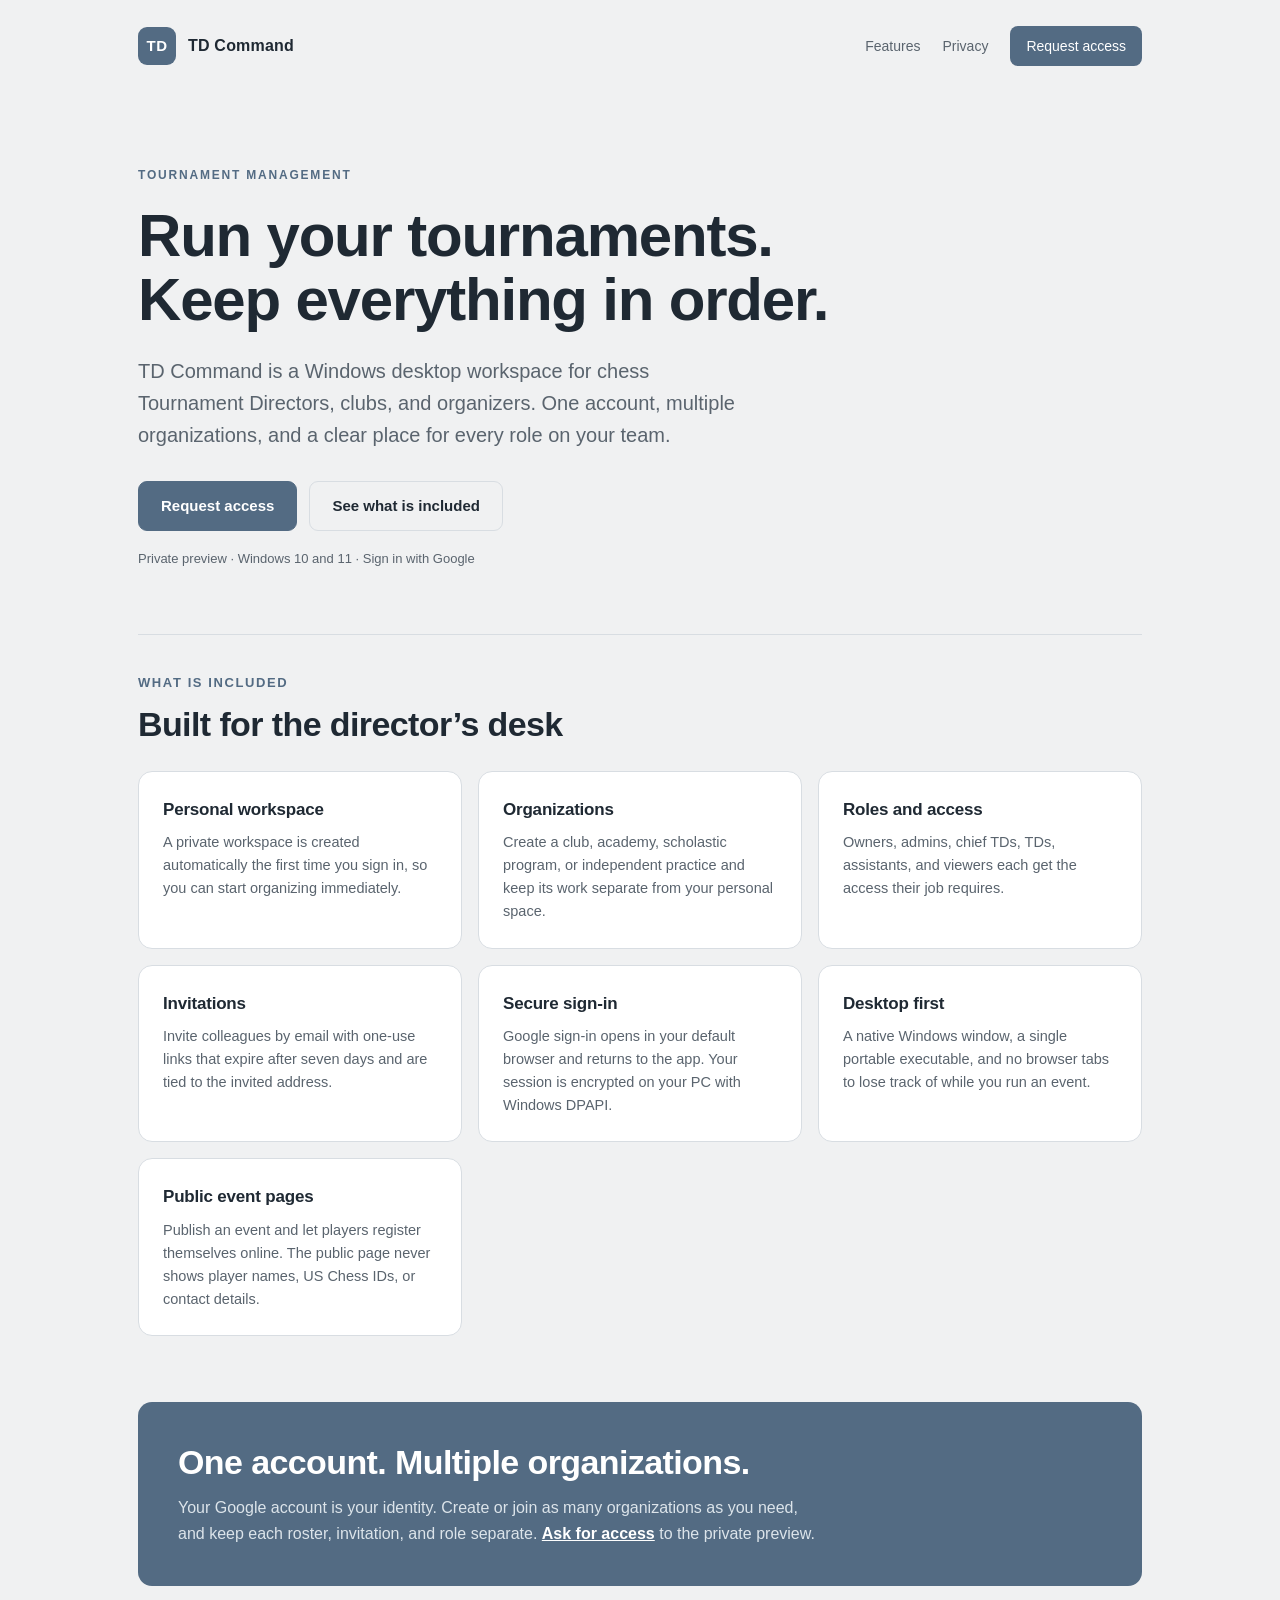
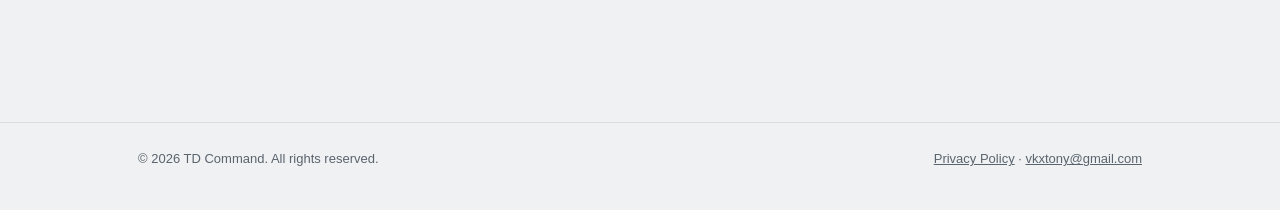
<file: index.html>
<!doctype html>
<html lang="en">
<head>
  <meta charset="utf-8">
  <meta name="viewport" content="width=device-width, initial-scale=1">
  <title>TD Command — Chess tournament management for Tournament Directors</title>
  <meta name="description" content="TD Command is a Windows desktop workspace for chess Tournament Directors, clubs, and organizers. Manage workspaces, organizations, roles, and invitations in one place.">
  <meta name="theme-color" content="#f0f1f2">
  <link rel="icon" href="data:image/svg+xml,%3Csvg xmlns='http://www.w3.org/2000/svg' viewBox='0 0 32 32'%3E%3Crect width='32' height='32' rx='7' fill='%23536b83'/%3E%3Ctext x='16' y='22' font-family='Segoe UI' font-size='14' font-weight='700' fill='white' text-anchor='middle'%3ETD%3C/text%3E%3C/svg%3E">
  <link rel="stylesheet" href="styles.css">
</head>
<body>
  <header class="site-header">
    <a class="brand" href="./">
      <span class="brand-mark">TD</span>
      <span>TD Command</span>
    </a>
    <nav class="site-nav" aria-label="Main navigation">
      <a href="#features">Features</a>
      <a href="privacy.html">Privacy</a>
      <a class="nav-cta" href="mailto:vkxtony@gmail.com?subject=TD%20Command%20access">Request access</a>
    </nav>
  </header>

  <main>
    <section class="hero">
      <div class="eyebrow">TOURNAMENT MANAGEMENT</div>
      <h1>Run your tournaments.<br>Keep everything in order.</h1>
      <p class="lead">TD Command is a Windows desktop workspace for chess Tournament Directors, clubs, and organizers. One account, multiple organizations, and a clear place for every role on your team.</p>
      <div class="hero-actions">
        <a class="button" href="mailto:vkxtony@gmail.com?subject=TD%20Command%20access">Request access</a>
        <a class="button secondary" href="#features">See what is included</a>
      </div>
      <p class="note">Private preview &middot; Windows 10 and 11 &middot; Sign in with Google</p>
    </section>

    <section class="features" id="features">
      <p class="section-title">WHAT IS INCLUDED</p>
      <h2>Built for the director&rsquo;s desk</h2>
      <div class="grid">
        <article class="card">
          <h3>Personal workspace</h3>
          <p>A private workspace is created automatically the first time you sign in, so you can start organizing immediately.</p>
        </article>
        <article class="card">
          <h3>Organizations</h3>
          <p>Create a club, academy, scholastic program, or independent practice and keep its work separate from your personal space.</p>
        </article>
        <article class="card">
          <h3>Roles and access</h3>
          <p>Owners, admins, chief TDs, TDs, assistants, and viewers each get the access their job requires.</p>
        </article>
        <article class="card">
          <h3>Invitations</h3>
          <p>Invite colleagues by email with one-use links that expire after seven days and are tied to the invited address.</p>
        </article>
        <article class="card">
          <h3>Secure sign-in</h3>
          <p>Google sign-in opens in your default browser and returns to the app. Your session is encrypted on your PC with Windows DPAPI.</p>
        </article>
        <article class="card">
          <h3>Desktop first</h3>
          <p>A native Windows window, a single portable executable, and no browser tabs to lose track of while you run an event.</p>
        </article>
        <article class="card">
          <h3>Public event pages</h3>
          <p>Publish an event and let players register themselves online. The public page never shows player names, US Chess IDs, or contact details.</p>
        </article>
      </div>
    </section>

    <section class="callout">
      <h2>One account. Multiple organizations.</h2>
      <p>Your Google account is your identity. Create or join as many organizations as you need, and keep each roster, invitation, and role separate. <a href="mailto:vkxtony@gmail.com?subject=TD%20Command%20access">Ask for access</a> to the private preview.</p>
    </section>
  </main>

  <footer class="site-footer">
    <div class="footer-inner">
      <span>&copy; 2026 TD Command. All rights reserved.</span>
      <span><a href="privacy.html">Privacy Policy</a> &middot; <a href="mailto:vkxtony@gmail.com">vkxtony@gmail.com</a></span>
    </div>
  </footer>
</body>
</html>
</file>
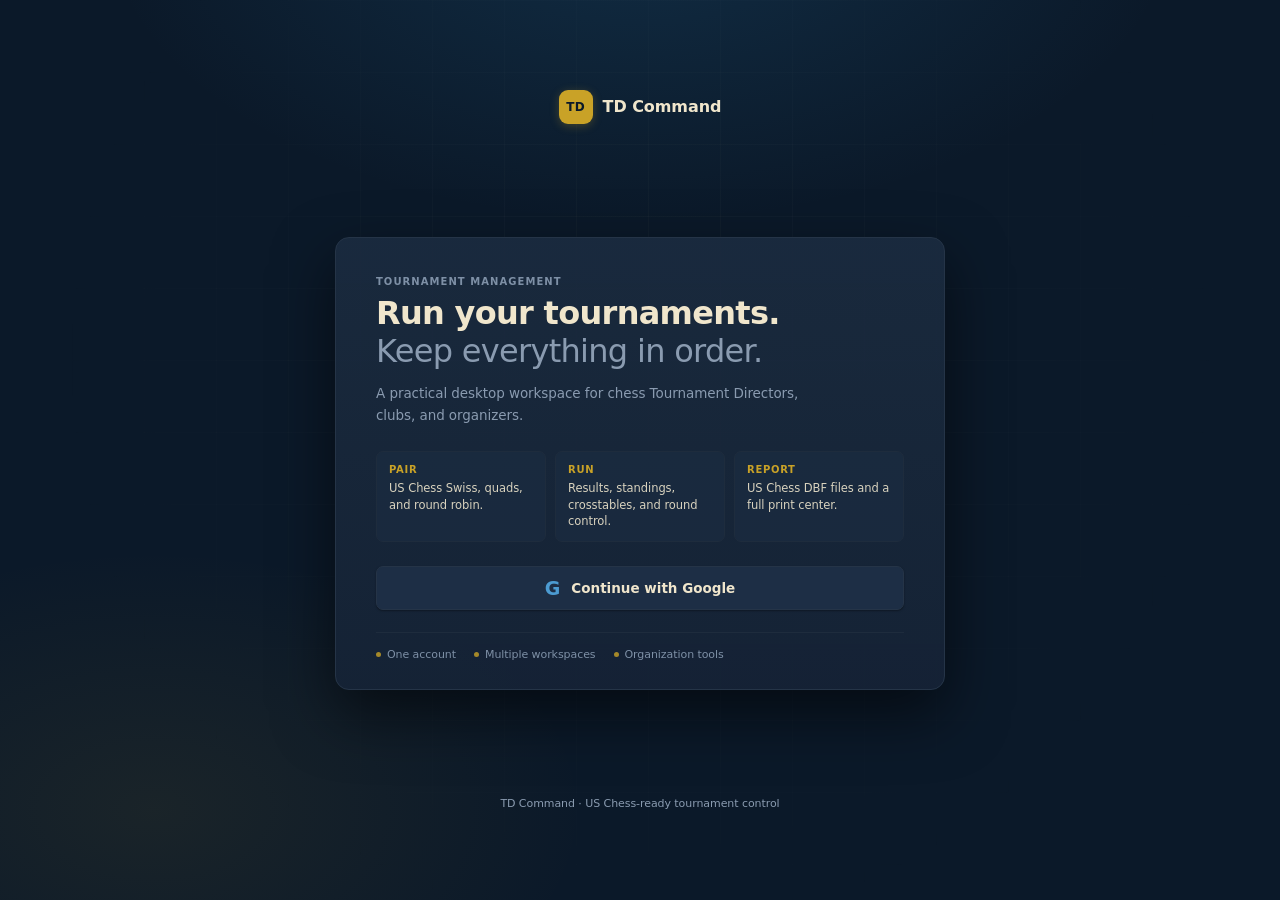
<file: app/index.html>
<!doctype html>
<html lang="en">
  <head>
    <meta charset="UTF-8" />
    <meta name="viewport" content="width=device-width, initial-scale=1.0" />
    <meta name="theme-color" content="#f0f1f2" />
    <link rel="icon" href="data:image/svg+xml,%3Csvg xmlns='http://www.w3.org/2000/svg' viewBox='0 0 32 32'%3E%3Crect width='32' height='32' fill='%23536b83'/%3E%3Ctext x='16' y='22' font-family='Segoe UI' font-size='15' font-weight='700' fill='white' text-anchor='middle'%3ETD%3C/text%3E%3C/svg%3E" />
    <title>TD Command</title>
    <script type="module" crossorigin src="./assets/index-B8_ROa3i.js"></script>
    <link rel="stylesheet" crossorigin href="./assets/index-BOtCAITj.css">
  <meta http-equiv="Content-Security-Policy" content="default-src 'self'; script-src 'self'; style-src 'self' 'unsafe-inline'; img-src 'self' data: https:; connect-src 'self' https://*.supabase.co wss://*.supabase.co https://ratings-api.uschess.org; font-src 'self' data:; object-src 'none'; base-uri 'self'; form-action 'self'"></head>
  <body>
    <div id="root"></div>
  </body>
</html>
</file>
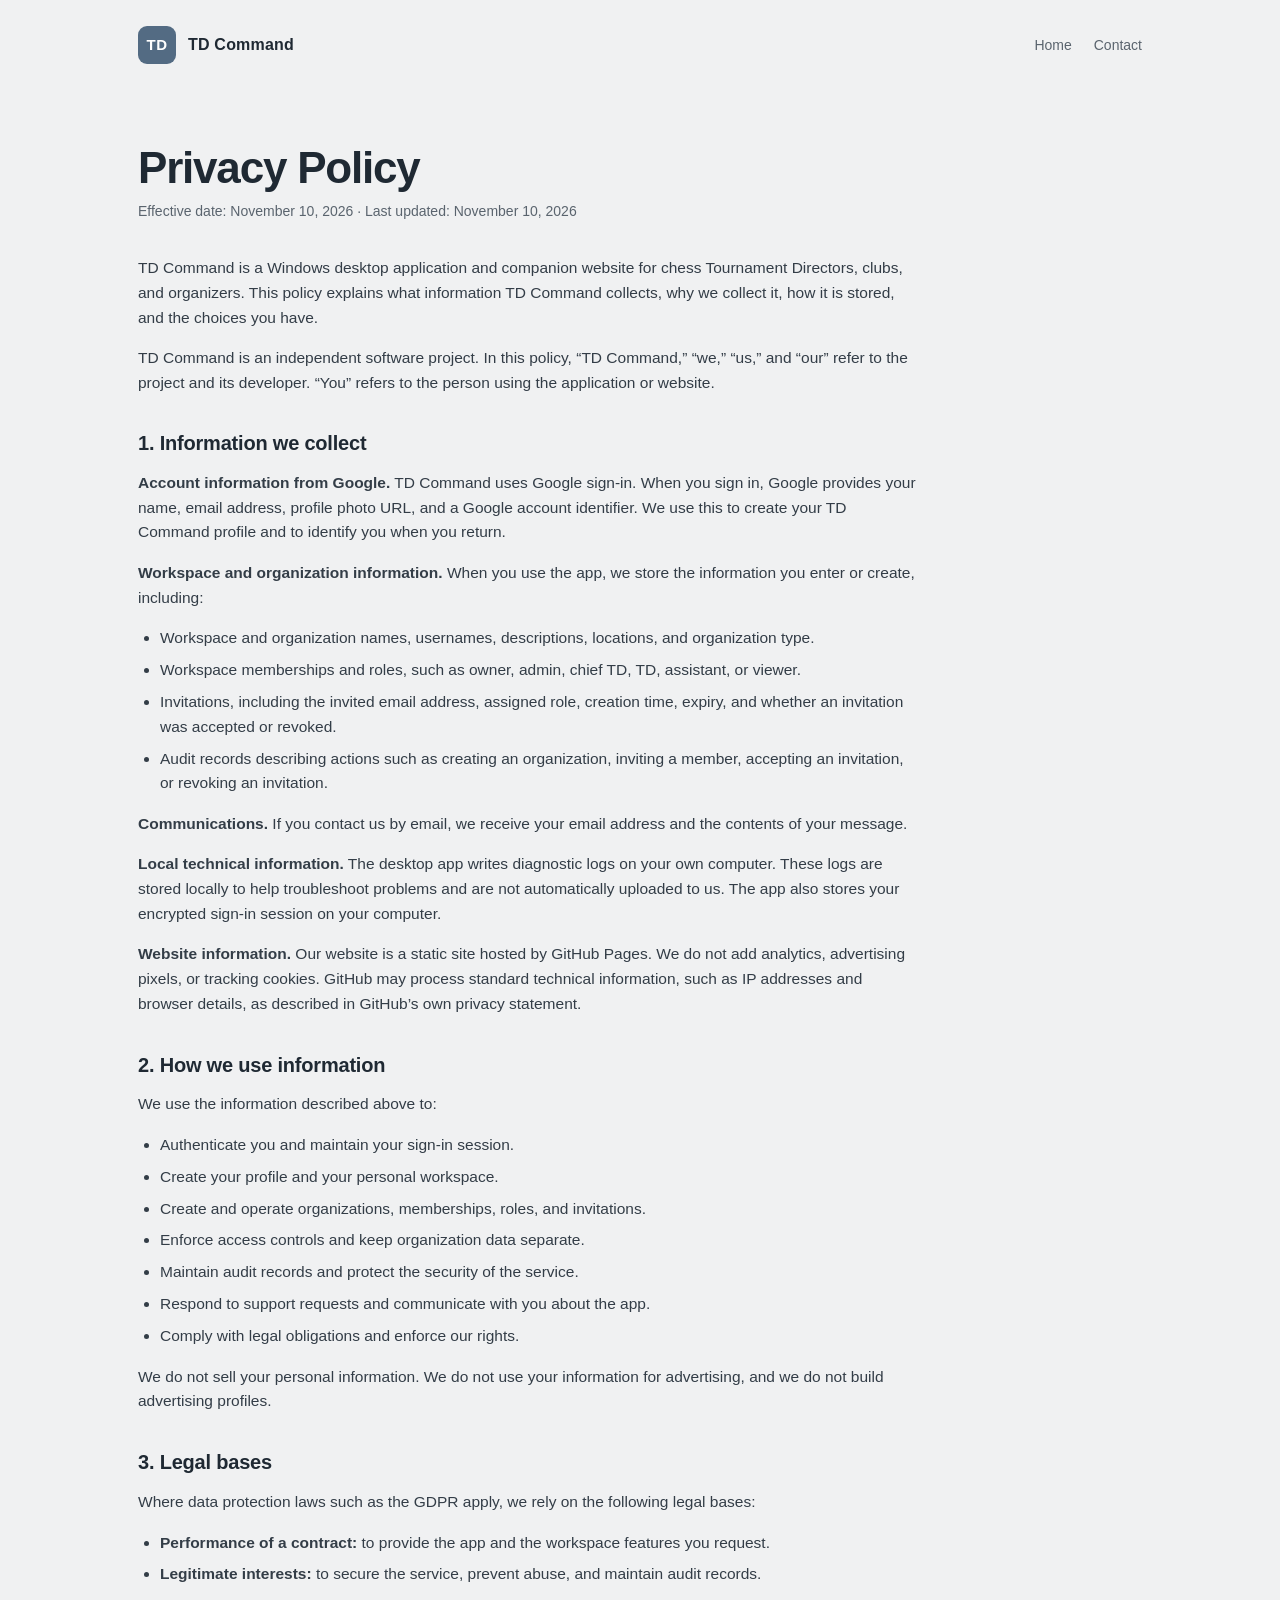
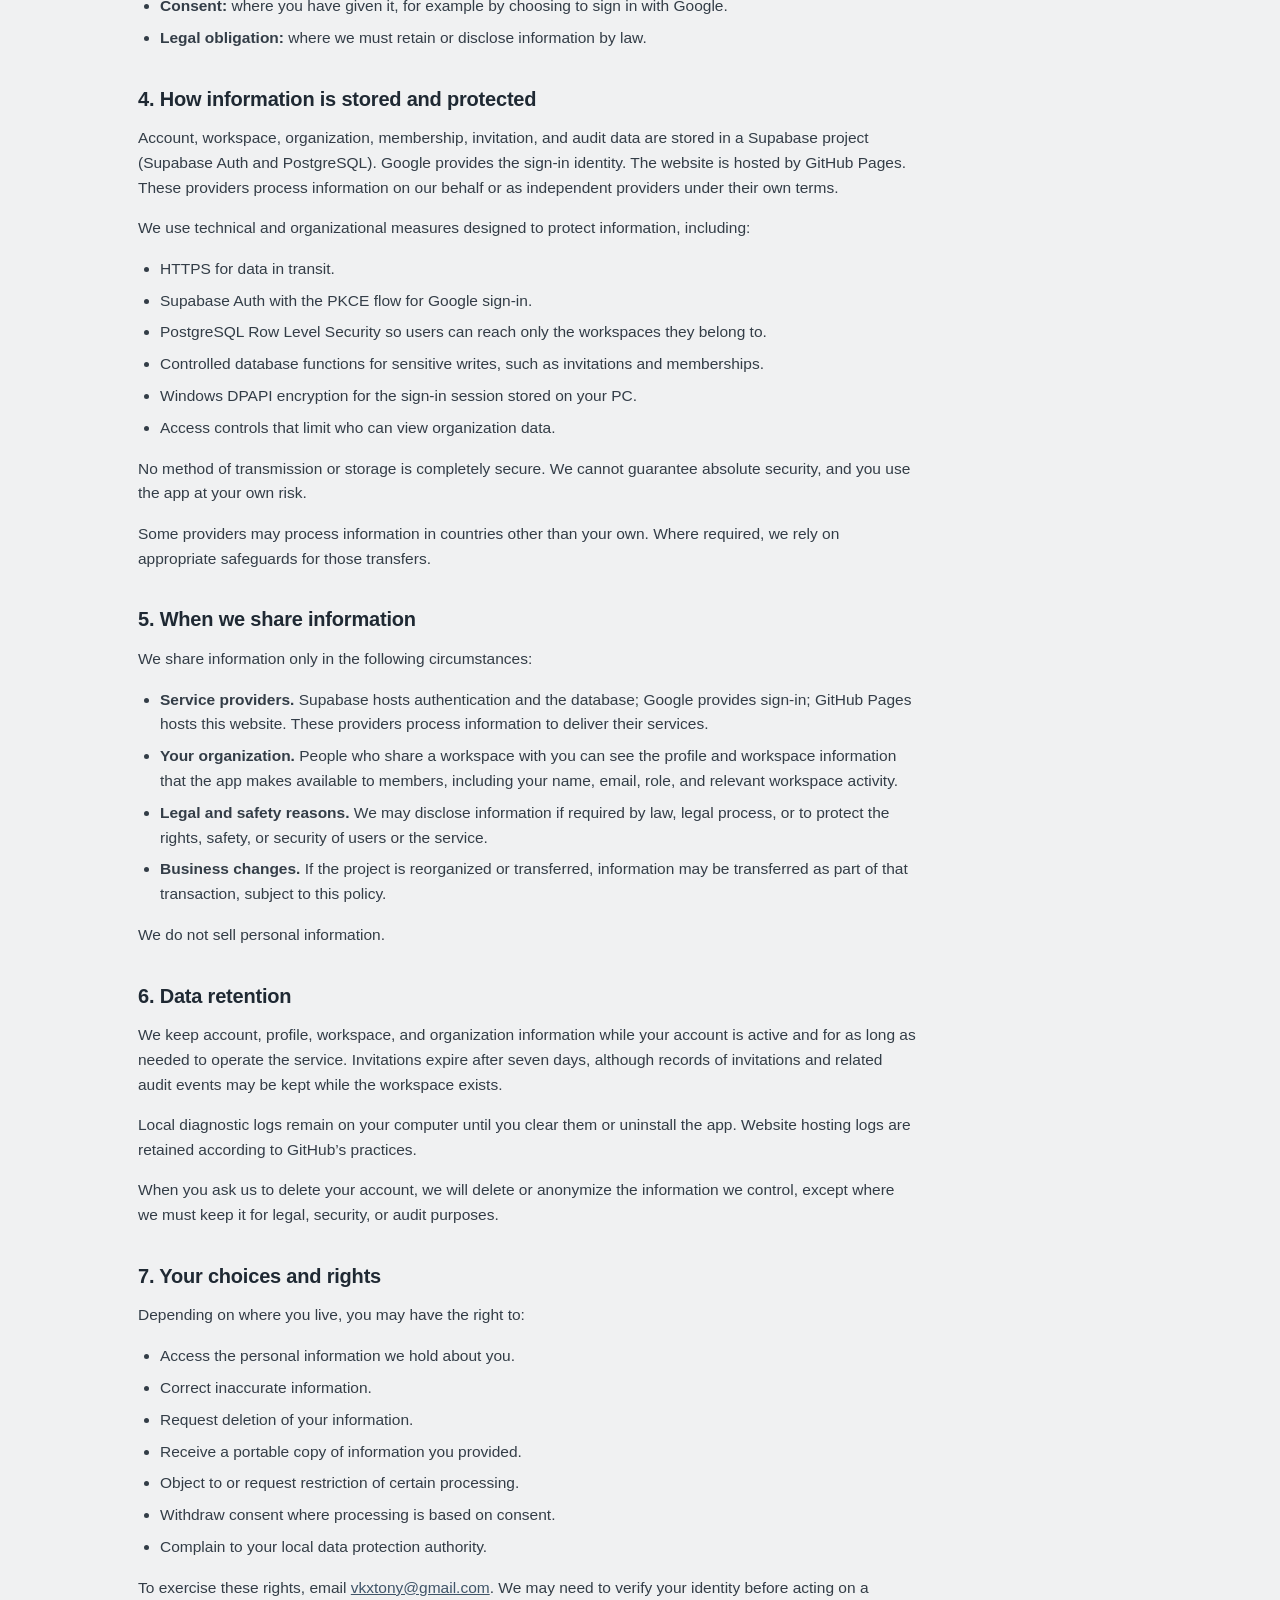
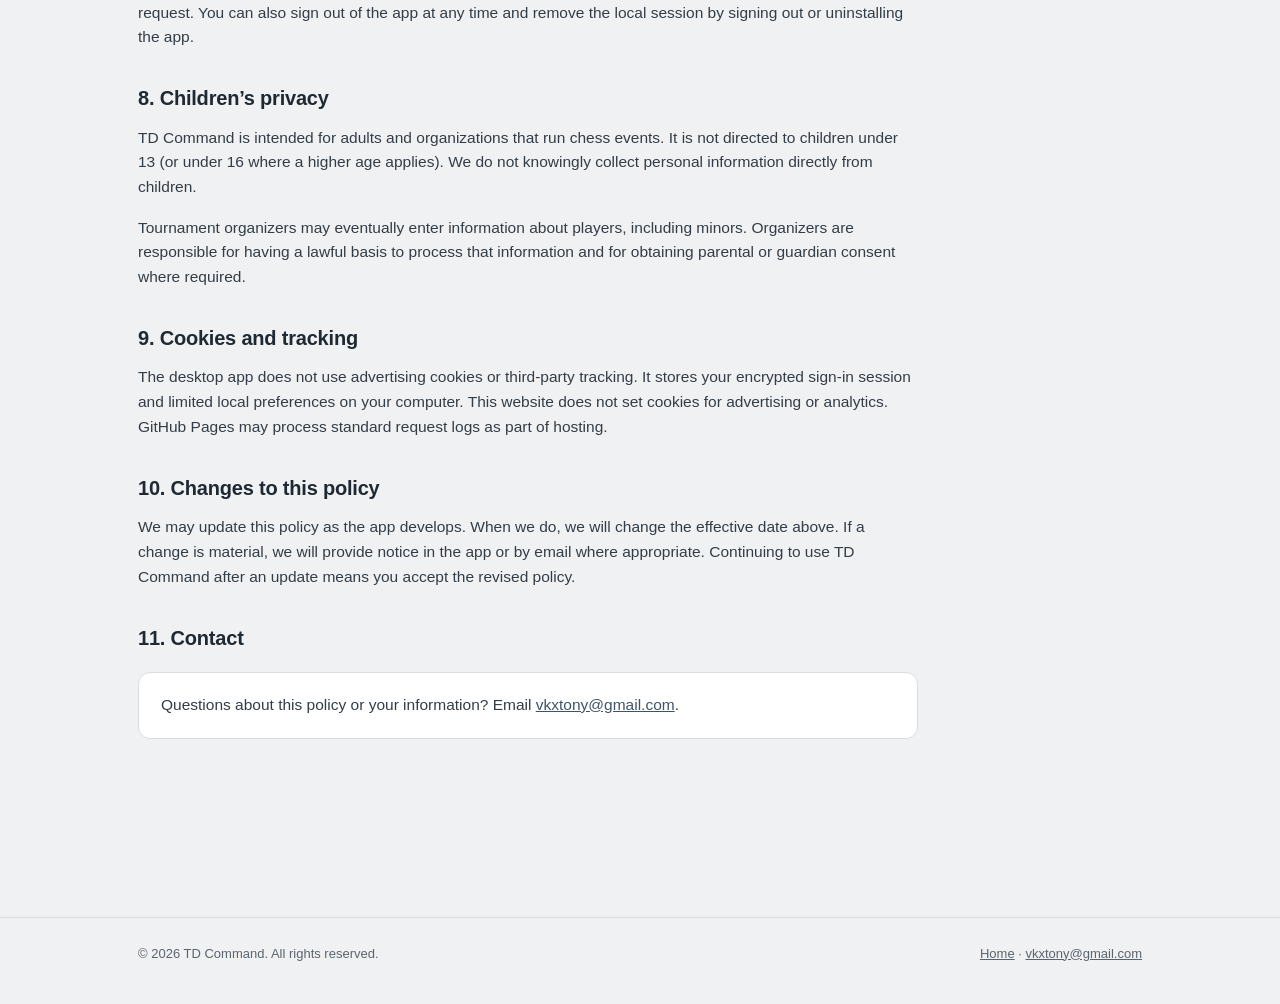
<file: privacy.html>
<!doctype html>
<html lang="en">
<head>
  <meta charset="utf-8">
  <meta name="viewport" content="width=device-width, initial-scale=1">
  <title>Privacy Policy — TD Command</title>
  <meta name="description" content="How TD Command collects, uses, stores, and protects information for Tournament Directors, clubs, and organizers.">
  <meta name="theme-color" content="#f0f1f2">
  <link rel="icon" href="data:image/svg+xml,%3Csvg xmlns='http://www.w3.org/2000/svg' viewBox='0 0 32 32'%3E%3Crect width='32' height='32' rx='7' fill='%23536b83'/%3E%3Ctext x='16' y='22' font-family='Segoe UI' font-size='14' font-weight='700' fill='white' text-anchor='middle'%3ETD%3C/text%3E%3C/svg%3E">
  <link rel="stylesheet" href="styles.css">
</head>
<body>
  <header class="site-header">
    <a class="brand" href="./">
      <span class="brand-mark">TD</span>
      <span>TD Command</span>
    </a>
    <nav class="site-nav" aria-label="Main navigation">
      <a href="index.html">Home</a>
      <a href="mailto:vkxtony@gmail.com">Contact</a>
    </nav>
  </header>

  <main>
    <article class="legal">
      <h1>Privacy Policy</h1>
      <p class="updated">Effective date: November 10, 2026 &middot; Last updated: November 10, 2026</p>

      <p>TD Command is a Windows desktop application and companion website for chess Tournament Directors, clubs, and organizers. This policy explains what information TD Command collects, why we collect it, how it is stored, and the choices you have.</p>

      <p>TD Command is an independent software project. In this policy, &ldquo;TD Command,&rdquo; &ldquo;we,&rdquo; &ldquo;us,&rdquo; and &ldquo;our&rdquo; refer to the project and its developer. &ldquo;You&rdquo; refers to the person using the application or website.</p>

      <h2>1. Information we collect</h2>

      <p><strong>Account information from Google.</strong> TD Command uses Google sign-in. When you sign in, Google provides your name, email address, profile photo URL, and a Google account identifier. We use this to create your TD Command profile and to identify you when you return.</p>

      <p><strong>Workspace and organization information.</strong> When you use the app, we store the information you enter or create, including:</p>
      <ul>
        <li>Workspace and organization names, usernames, descriptions, locations, and organization type.</li>
        <li>Workspace memberships and roles, such as owner, admin, chief TD, TD, assistant, or viewer.</li>
        <li>Invitations, including the invited email address, assigned role, creation time, expiry, and whether an invitation was accepted or revoked.</li>
        <li>Audit records describing actions such as creating an organization, inviting a member, accepting an invitation, or revoking an invitation.</li>
      </ul>

      <p><strong>Communications.</strong> If you contact us by email, we receive your email address and the contents of your message.</p>

      <p><strong>Local technical information.</strong> The desktop app writes diagnostic logs on your own computer. These logs are stored locally to help troubleshoot problems and are not automatically uploaded to us. The app also stores your encrypted sign-in session on your computer.</p>

      <p><strong>Website information.</strong> Our website is a static site hosted by GitHub Pages. We do not add analytics, advertising pixels, or tracking cookies. GitHub may process standard technical information, such as IP addresses and browser details, as described in GitHub&rsquo;s own privacy statement.</p>

      <h2>2. How we use information</h2>

      <p>We use the information described above to:</p>
      <ul>
        <li>Authenticate you and maintain your sign-in session.</li>
        <li>Create your profile and your personal workspace.</li>
        <li>Create and operate organizations, memberships, roles, and invitations.</li>
        <li>Enforce access controls and keep organization data separate.</li>
        <li>Maintain audit records and protect the security of the service.</li>
        <li>Respond to support requests and communicate with you about the app.</li>
        <li>Comply with legal obligations and enforce our rights.</li>
      </ul>

      <p>We do not sell your personal information. We do not use your information for advertising, and we do not build advertising profiles.</p>

      <h2>3. Legal bases</h2>

      <p>Where data protection laws such as the GDPR apply, we rely on the following legal bases:</p>
      <ul>
        <li><strong>Performance of a contract:</strong> to provide the app and the workspace features you request.</li>
        <li><strong>Legitimate interests:</strong> to secure the service, prevent abuse, and maintain audit records.</li>
        <li><strong>Consent:</strong> where you have given it, for example by choosing to sign in with Google.</li>
        <li><strong>Legal obligation:</strong> where we must retain or disclose information by law.</li>
      </ul>

      <h2>4. How information is stored and protected</h2>

      <p>Account, workspace, organization, membership, invitation, and audit data are stored in a Supabase project (Supabase Auth and PostgreSQL). Google provides the sign-in identity. The website is hosted by GitHub Pages. These providers process information on our behalf or as independent providers under their own terms.</p>

      <p>We use technical and organizational measures designed to protect information, including:</p>
      <ul>
        <li>HTTPS for data in transit.</li>
        <li>Supabase Auth with the PKCE flow for Google sign-in.</li>
        <li>PostgreSQL Row Level Security so users can reach only the workspaces they belong to.</li>
        <li>Controlled database functions for sensitive writes, such as invitations and memberships.</li>
        <li>Windows DPAPI encryption for the sign-in session stored on your PC.</li>
        <li>Access controls that limit who can view organization data.</li>
      </ul>

      <p>No method of transmission or storage is completely secure. We cannot guarantee absolute security, and you use the app at your own risk.</p>

      <p>Some providers may process information in countries other than your own. Where required, we rely on appropriate safeguards for those transfers.</p>

      <h2>5. When we share information</h2>

      <p>We share information only in the following circumstances:</p>
      <ul>
        <li><strong>Service providers.</strong> Supabase hosts authentication and the database; Google provides sign-in; GitHub Pages hosts this website. These providers process information to deliver their services.</li>
        <li><strong>Your organization.</strong> People who share a workspace with you can see the profile and workspace information that the app makes available to members, including your name, email, role, and relevant workspace activity.</li>
        <li><strong>Legal and safety reasons.</strong> We may disclose information if required by law, legal process, or to protect the rights, safety, or security of users or the service.</li>
        <li><strong>Business changes.</strong> If the project is reorganized or transferred, information may be transferred as part of that transaction, subject to this policy.</li>
      </ul>

      <p>We do not sell personal information.</p>

      <h2>6. Data retention</h2>

      <p>We keep account, profile, workspace, and organization information while your account is active and for as long as needed to operate the service. Invitations expire after seven days, although records of invitations and related audit events may be kept while the workspace exists.</p>

      <p>Local diagnostic logs remain on your computer until you clear them or uninstall the app. Website hosting logs are retained according to GitHub&rsquo;s practices.</p>

      <p>When you ask us to delete your account, we will delete or anonymize the information we control, except where we must keep it for legal, security, or audit purposes.</p>

      <h2>7. Your choices and rights</h2>

      <p>Depending on where you live, you may have the right to:</p>
      <ul>
        <li>Access the personal information we hold about you.</li>
        <li>Correct inaccurate information.</li>
        <li>Request deletion of your information.</li>
        <li>Receive a portable copy of information you provided.</li>
        <li>Object to or request restriction of certain processing.</li>
        <li>Withdraw consent where processing is based on consent.</li>
        <li>Complain to your local data protection authority.</li>
      </ul>

      <p>To exercise these rights, email <a href="mailto:vkxtony@gmail.com">vkxtony@gmail.com</a>. We may need to verify your identity before acting on a request. You can also sign out of the app at any time and remove the local session by signing out or uninstalling the app.</p>

      <h2>8. Children&rsquo;s privacy</h2>

      <p>TD Command is intended for adults and organizations that run chess events. It is not directed to children under 13 (or under 16 where a higher age applies). We do not knowingly collect personal information directly from children.</p>

      <p>Tournament organizers may eventually enter information about players, including minors. Organizers are responsible for having a lawful basis to process that information and for obtaining parental or guardian consent where required.</p>

      <h2>9. Cookies and tracking</h2>

      <p>The desktop app does not use advertising cookies or third-party tracking. It stores your encrypted sign-in session and limited local preferences on your computer. This website does not set cookies for advertising or analytics. GitHub Pages may process standard request logs as part of hosting.</p>

      <h2>10. Changes to this policy</h2>

      <p>We may update this policy as the app develops. When we do, we will change the effective date above. If a change is material, we will provide notice in the app or by email where appropriate. Continuing to use TD Command after an update means you accept the revised policy.</p>

      <h2>11. Contact</h2>

      <div class="panel">
        <p>Questions about this policy or your information? Email <a href="mailto:vkxtony@gmail.com">vkxtony@gmail.com</a>.</p>
      </div>
    </article>
  </main>

  <footer class="site-footer">
    <div class="footer-inner">
      <span>&copy; 2026 TD Command. All rights reserved.</span>
      <span><a href="index.html">Home</a> &middot; <a href="mailto:vkxtony@gmail.com">vkxtony@gmail.com</a></span>
    </div>
  </footer>
</body>
</html>
</file>
<file: styles.css>
:root {
  --bg: #f0f1f2;
  --panel: #ffffff;
  --ink: #1f2933;
  --muted: #5a646e;
  --line: #d8dde2;
  --accent: #536b83;
  --accent-dark: #3f5468;
  --soft: #e7ebef;
  --radius: 14px;
  --max: 1060px;
}

* { box-sizing: border-box; }

html { scroll-behavior: smooth; }

body {
  margin: 0;
  background: var(--bg);
  color: var(--ink);
  font-family: "Segoe UI", -apple-system, BlinkMacSystemFont, Roboto, Helvetica, Arial, sans-serif;
  line-height: 1.6;
  -webkit-font-smoothing: antialiased;
}

a { color: var(--accent-dark); }

.site-header {
  max-width: var(--max);
  margin: 0 auto;
  padding: 26px 28px;
  display: flex;
  align-items: center;
  justify-content: space-between;
  gap: 20px;
}

.brand {
  display: inline-flex;
  align-items: center;
  gap: 12px;
  color: var(--ink);
  text-decoration: none;
  font-weight: 700;
  letter-spacing: 0.2px;
}

.brand-mark {
  width: 38px;
  height: 38px;
  border-radius: 9px;
  background: var(--accent);
  color: #fff;
  display: inline-flex;
  align-items: center;
  justify-content: center;
  font-size: 15px;
  font-weight: 700;
  letter-spacing: 0.5px;
}

.site-nav {
  display: flex;
  align-items: center;
  gap: 22px;
  font-size: 14px;
}

.site-nav a {
  color: var(--muted);
  text-decoration: none;
}

.site-nav a:hover { color: var(--ink); }

.site-nav .nav-cta {
  color: #fff;
  background: var(--accent);
  padding: 9px 16px;
  border-radius: 8px;
}

.site-nav .nav-cta:hover { background: var(--accent-dark); color: #fff; }

main { max-width: var(--max); margin: 0 auto; padding: 0 28px 72px; }

.hero {
  padding: 74px 0 64px;
  max-width: 760px;
}

.eyebrow {
  font-size: 12px;
  font-weight: 700;
  letter-spacing: 1.8px;
  color: var(--accent);
  margin-bottom: 18px;
}

h1 {
  margin: 0 0 22px;
  font-size: clamp(38px, 5.2vw, 60px);
  line-height: 1.08;
  letter-spacing: -1.2px;
  font-weight: 700;
}

.lead {
  margin: 0 0 30px;
  font-size: clamp(17px, 2vw, 20px);
  color: var(--muted);
  max-width: 620px;
}

.hero-actions {
  display: flex;
  flex-wrap: wrap;
  gap: 12px;
  margin-bottom: 18px;
}

.button {
  display: inline-flex;
  align-items: center;
  justify-content: center;
  padding: 12px 22px;
  border-radius: 9px;
  background: var(--accent);
  color: #fff;
  text-decoration: none;
  font-weight: 600;
  font-size: 15px;
  border: 1px solid var(--accent);
}

.button:hover { background: var(--accent-dark); border-color: var(--accent-dark); }

.button.secondary {
  background: transparent;
  color: var(--ink);
  border-color: var(--line);
}

.button.secondary:hover { background: var(--panel); border-color: #c3cad1; }

.note { font-size: 13px; color: var(--muted); margin: 0; }

.section-title {
  font-size: 13px;
  font-weight: 700;
  letter-spacing: 1.6px;
  color: var(--accent);
  margin: 0 0 10px;
}

h2 {
  margin: 0 0 26px;
  font-size: clamp(26px, 3vw, 34px);
  letter-spacing: -0.6px;
  line-height: 1.2;
}

.features { padding: 38px 0 20px; border-top: 1px solid var(--line); }

.grid {
  display: grid;
  grid-template-columns: repeat(3, minmax(0, 1fr));
  gap: 16px;
}

.card {
  background: var(--panel);
  border: 1px solid var(--line);
  border-radius: var(--radius);
  padding: 24px;
}

.card h3 { margin: 0 0 8px; font-size: 17px; letter-spacing: -0.2px; }

.card p { margin: 0; color: var(--muted); font-size: 14.5px; }

.callout {
  margin-top: 46px;
  background: var(--accent);
  color: #fff;
  border-radius: var(--radius);
  padding: 40px;
}

.callout h2 { margin-bottom: 12px; color: #fff; }

.callout p { margin: 0; max-width: 640px; color: #dce4ea; }

.callout a { color: #fff; font-weight: 600; }

.site-footer {
  border-top: 1px solid var(--line);
  margin-top: 64px;
}

.footer-inner {
  max-width: var(--max);
  margin: 0 auto;
  padding: 26px 28px 40px;
  display: flex;
  flex-wrap: wrap;
  justify-content: space-between;
  gap: 12px;
  color: var(--muted);
  font-size: 13px;
}

.footer-inner a { color: var(--muted); }

/* Legal pages */

.legal {
  max-width: 780px;
  padding: 54px 0 20px;
}

.legal h1 { font-size: clamp(32px, 4vw, 44px); margin-bottom: 8px; }

.legal .updated { color: var(--muted); font-size: 14px; margin: 0 0 34px; }

.legal h2 {
  font-size: 20px;
  margin: 36px 0 10px;
  letter-spacing: -0.2px;
}

.legal p, .legal li { color: #333d47; font-size: 15.5px; }

.legal ul { padding-left: 22px; }

.legal li { margin-bottom: 7px; }

.legal .panel {
  background: var(--panel);
  border: 1px solid var(--line);
  border-radius: 12px;
  padding: 20px 22px;
  margin: 22px 0;
}

.legal .panel p { margin: 0; }

@media (max-width: 860px) {
  .grid { grid-template-columns: repeat(2, minmax(0, 1fr)); }
}

@media (max-width: 620px) {
  .grid { grid-template-columns: 1fr; }
  .hero { padding-top: 48px; }
  .callout { padding: 28px; }
  .site-nav { gap: 14px; }
  .site-nav .nav-cta { padding: 8px 12px; }
}
</file>
<file: app/assets/index-BOtCAITj.css>
:root{font-family:Segoe UI Variable Text,Segoe UI,Inter,system-ui,-apple-system,BlinkMacSystemFont,sans-serif;color:#f0e6cc;background:#0b1929;font-synthesis:none;text-rendering:optimizeLegibility;-webkit-font-smoothing:antialiased;--ink: #F0E6CC;--ink-soft: #D8D2BE;--muted: #8A9BB0;--muted-soft: #7E90A6;--line: #253447;--line-soft: #1E2C3D;--panel: #152235;--canvas: #0B1929;--soft: #1D2E45;--accent: #C9A227;--accent-dark: #A9871B;--accent-soft: #23241A;--accent-line: #4A4322;--blue: #4C9BD1;--blue-soft: #16283C;--green: #3D9B5A;--green-soft: #16281F;--amber: #D4901C;--amber-soft: #33280F;--red: #DC4C4C;--red-soft: #3A2226;--rail: #0E1C2C;--rail-soft: #16263A;--rail-ink: #9FB2C6;--rail-line: #1E2E40;--radius: 10px;--radius-sm: 7px;--radius-lg: 14px;--shadow-sm: 0 1px 2px rgba(0, 0, 0, .35);--shadow-md: 0 6px 18px rgba(0, 0, 0, .4);--shadow-lg: 0 24px 60px rgba(0, 0, 0, .55)}*{box-sizing:border-box}html,body,#root{width:100%;min-width:320px;min-height:100%;margin:0}body{min-height:100vh;background:var(--canvas);color:var(--ink);font-size:13.5px;letter-spacing:-.005em}button,input,select,textarea{font:inherit}button,a{-webkit-tap-highlight-color:transparent}a{color:inherit;text-decoration:none}button{cursor:pointer}button:disabled{cursor:not-allowed}h1,h2,h3,p{margin-top:0}h1{margin-bottom:6px;font-size:26px;font-weight:650;letter-spacing:-.6px;line-height:1.18}h2{margin-bottom:5px;font-size:15.5px;font-weight:640;letter-spacing:-.2px}h3{margin-bottom:5px;font-size:14.5px;font-weight:640;letter-spacing:-.15px}.muted{color:var(--muted)}.small{font-size:12px}.tiny{font-size:11px}.lead{max-width:540px;color:var(--muted);font-size:14px;line-height:1.6}.eyebrow{margin-bottom:8px;color:var(--muted-soft);font-size:10px;font-weight:700;letter-spacing:1.05px}.mono{font-family:Consolas,Cascadia Mono,Courier New,monospace;font-variant-numeric:tabular-nums}.strong-cell{color:var(--ink);font-weight:700}.span-2{grid-column:1 / -1}.optional{color:var(--muted-soft);font-weight:500}.plain-list{margin:6px 0 0;padding-left:18px;color:var(--muted);font-size:11.5px;line-height:1.6}.visually-hidden{position:absolute;width:1px;height:1px;margin:-1px;padding:0;overflow:hidden;clip:rect(0 0 0 0);white-space:nowrap;border:0}:focus-visible{outline:2px solid var(--accent);outline-offset:2px}@media(prefers-reduced-motion:reduce){*,*:before,*:after{animation-duration:.001ms!important;transition-duration:.001ms!important}}.brand-row{display:inline-flex;align-items:center;gap:10px;color:var(--ink);font-size:15px;font-weight:650;letter-spacing:-.2px}.brand-link{gap:9px}.brand-mark{display:grid;width:34px;height:34px;place-items:center;border-radius:9px;background:var(--accent);color:#0b1929;font-size:12px;font-weight:800;letter-spacing:.3px;box-shadow:0 2px 10px #c9a22747}.button{display:inline-flex;min-height:34px;align-items:center;justify-content:center;padding:0 13px;border:1px solid transparent;border-radius:var(--radius-sm);font-size:12.5px;font-weight:600;letter-spacing:-.1px;transition:background .12s ease,border-color .12s ease,color .12s ease,box-shadow .12s ease,transform .08s ease}.button:active:not(:disabled){transform:translateY(.5px)}.button.primary{border-color:var(--accent);background:var(--accent);color:#0b1929;box-shadow:0 2px 8px #c9a22738}.button.primary:hover:not(:disabled){border-color:#ddb43a;background:#ddb43a}.button.secondary{border-color:var(--line);background:var(--soft);color:var(--ink-soft);box-shadow:var(--shadow-sm)}.button.secondary:hover:not(:disabled){border-color:#31465c;background:#24374e;color:var(--ink)}.button.danger{border-color:#5a2e2c;background:var(--red-soft);color:#f08c8c;box-shadow:var(--shadow-sm)}.button.danger:hover:not(:disabled){border-color:var(--red);background:#472a2a;color:#ffa9a9}.button.small{min-height:28px;padding:0 9px;border-radius:6px;font-size:11.5px}.button.full-width{width:100%}.button.primary:disabled{border-color:#2a3547;background:#1c2738;color:#5d6b7e;box-shadow:none}.button.secondary:disabled{border-color:#1e2c3d;background:#16222f;color:#5d6b7e;box-shadow:none}.button.danger:disabled{border-color:#2c2020;background:#20181a;color:#6e5252;box-shadow:none}.quiet-button,.text-button{padding:5px 8px;border:0;border-radius:6px;background:transparent;color:var(--muted);font-size:11.5px;font-weight:600;transition:background .12s ease,color .12s ease}.quiet-button:hover,.text-button:hover{background:var(--soft);color:var(--ink)}.text-button.danger{color:#c97a73}.text-button.danger:hover{background:var(--red-soft);color:#f08c8c}.link-button,.text-link{color:var(--blue);font-weight:600}.link-button:hover,.text-link:hover{color:#6fb2e0;text-decoration:underline}.icon-button{display:grid;width:30px;height:30px;place-items:center;border:1px solid var(--line);border-radius:var(--radius-sm);background:var(--soft);color:var(--muted);transition:background .12s ease,color .12s ease}.icon-button:hover{background:#24374e;color:var(--ink)}input,select,textarea{padding:8px 10px;border:1px solid var(--line);border-radius:var(--radius-sm);background:var(--soft);color:var(--ink);transition:border-color .12s ease,box-shadow .12s ease}input::placeholder,textarea::placeholder{color:#5d6b7e}input:focus,select:focus,textarea:focus{border-color:var(--accent);box-shadow:0 0 0 3px #c9a22729}select{color-scheme:dark}textarea{resize:vertical}.field-label{display:flex;flex-direction:column;gap:6px;color:var(--ink-soft);font-size:12px;font-weight:600}.field-help{display:block;margin-top:7px;color:var(--muted-soft);font-size:11.5px;line-height:1.5}.field-value{display:block;min-height:38px;padding:9px 11px;border:1px solid var(--line);border-radius:var(--radius-sm);background:var(--soft);color:var(--ink-soft);font-size:12.5px}.inline-select{display:flex;flex-direction:column;gap:6px;color:var(--muted);font-size:11.5px;font-weight:600}.compact-select{min-height:30px;padding:4px 8px;font-size:12px}.role-select{min-width:150px}.form-stack{display:flex;flex-direction:column;gap:16px}.form-grid{display:grid;grid-template-columns:repeat(2,minmax(0,1fr));gap:13px 14px}.form-grid.two{grid-template-columns:repeat(2,minmax(0,1fr))}.form-layout{display:grid;grid-template-columns:minmax(0,1fr) 335px;align-items:start;gap:16px}.form-main{display:flex;min-width:0;flex-direction:column;gap:14px}.form-side{position:relative}.form-actions{display:flex;justify-content:flex-end;gap:9px;padding-top:3px}.form-section{padding:20px;border:1px solid var(--line);border-radius:var(--radius);background:var(--panel);box-shadow:var(--shadow-sm)}.form-section-header{display:flex;align-items:flex-start;justify-content:space-between;gap:16px;margin-bottom:16px;padding-bottom:13px;border-bottom:1px solid var(--line-soft)}.form-section-header h2{margin-bottom:3px}.form-section-header p{margin-bottom:0}.form-step{padding:2px 8px;border:1px solid var(--accent-line);border-radius:999px;background:var(--accent-soft);color:var(--accent);font-size:9.5px;font-weight:700;letter-spacing:.5px}.setup-list{padding-left:22px;color:var(--ink-soft);line-height:1.9}.file-button{position:relative;overflow:hidden}.file-button input[type=file]{position:absolute;inset:0;width:100%;opacity:0;cursor:pointer}.content-panel{padding:20px;border:1px solid var(--line);border-radius:var(--radius);background:var(--panel);box-shadow:var(--shadow-sm)}.slim-panel{border-color:var(--line-soft);border-radius:var(--radius);background:var(--panel);box-shadow:none}.sticky-panel{border-radius:var(--radius);box-shadow:var(--shadow-md)}.section-block{margin-top:26px}.section-title-row{display:flex;align-items:center;justify-content:space-between;gap:16px;margin-bottom:14px}.section-title-row h2{margin:0}.stat-grid{display:grid;grid-template-columns:repeat(4,minmax(0,1fr));gap:12px}.stat-grid.compact{gap:12px}.stat-card{position:relative;display:flex;min-height:96px;flex-direction:column;gap:2px;padding:15px 17px 14px;border:1px solid var(--line);border-radius:var(--radius);background:linear-gradient(180deg,#17263A 0%,var(--panel) 100%);box-shadow:var(--shadow-sm);transition:border-color .14s ease,transform .14s ease}a.stat-card{color:inherit}.stat-card:hover{border-color:#31465c;transform:translateY(-1px)}.stat-card strong{display:block;margin:3px 0 1px;color:var(--accent);font-size:30px;font-weight:680;font-variant-numeric:tabular-nums;letter-spacing:-1.1px;line-height:1.05}.stat-card .stat-note{margin-top:auto}.stat-label{color:var(--muted-soft);font-size:10px;font-weight:700;letter-spacing:.9px;text-transform:uppercase}.stat-note{color:var(--muted-soft);font-size:11.5px}.metric-card{display:flex;min-height:78px;flex-direction:column;justify-content:center;gap:3px;padding:14px 16px;border:1px solid var(--line);border-radius:var(--radius);background:linear-gradient(180deg,#17263A 0%,var(--panel) 100%);box-shadow:var(--shadow-sm)}.metric-card>strong{color:var(--accent);font-size:24px;font-weight:680;font-variant-numeric:tabular-nums;letter-spacing:-.7px;line-height:1.1}.metric-card>strong.metric-text{color:var(--ink);font-size:16px;letter-spacing:-.2px}.metric-row{display:grid;grid-template-columns:repeat(3,minmax(0,1fr));gap:12px;margin-bottom:18px}.workspace-card,.template-card,.section-card{border:1px solid var(--line);border-radius:var(--radius);background:var(--panel);box-shadow:var(--shadow-sm);transition:border-color .14s ease,box-shadow .14s ease,transform .14s ease}.workspace-card{display:flex;min-height:166px;flex-direction:column;padding:18px}.workspace-card:hover,.template-card:hover,.section-card:hover{border-color:#31465c;box-shadow:var(--shadow-md);transform:translateY(-1px)}.workspace-card-top,.workspace-card-bottom{display:flex;align-items:center;justify-content:space-between;gap:10px}.workspace-icon{display:grid;width:34px;height:34px;place-items:center;border:1px solid var(--line);border-radius:var(--radius-sm);background:var(--soft);color:var(--accent);font-size:9px;font-weight:750;letter-spacing:.4px}.workspace-card h3{margin:16px 0 4px}.workspace-card p{margin-bottom:13px;color:var(--muted)}.workspace-card-bottom{margin-top:auto;padding-top:10px;border-top:1px solid var(--line-soft)}.card-open{color:var(--accent);font-size:11px;font-weight:650}.type-tag,.role-label{display:inline-flex;align-items:center;padding:3px 9px;border:1px solid var(--line);border-radius:999px;background:var(--soft);color:var(--muted);font-size:10.5px;font-weight:600;white-space:nowrap}.type-tag.organization{border-color:#2e5c42;background:var(--green-soft);color:#7fc79b}.two-column-layout{display:grid;grid-template-columns:minmax(0,1fr) 360px;align-items:start;gap:16px}.stacked-side{display:flex;flex-direction:column;gap:14px}.detail-grid{display:grid;grid-template-columns:minmax(0,1fr) 340px;align-items:start;gap:16px}.dashboard-grid{display:grid;grid-template-columns:minmax(0,1fr) 360px;align-items:start;gap:16px}.dashboard-side{display:flex;flex-direction:column;gap:14px}.description-block h3{margin-bottom:5px}.description-block p{margin:0;color:var(--muted);font-size:12.5px;line-height:1.6}.section-facts,.template-facts{display:flex;flex-direction:column;gap:0;margin:12px 0 0;padding:0 16px}.section-facts>div,.template-facts>div{display:flex;align-items:baseline;justify-content:space-between;gap:14px;padding:7px 0;border-bottom:1px solid var(--line-soft)}.section-facts>div:last-child,.template-facts>div:last-child{border-bottom:0}.section-facts dt,.template-facts dt{flex:0 0 auto;color:var(--muted-soft);font-size:11px;font-weight:600;letter-spacing:.2px}.section-facts dd,.template-facts dd{min-width:0;margin:0;overflow:hidden;color:var(--ink-soft);font-size:12px;font-weight:600;text-align:right;text-overflow:ellipsis;white-space:nowrap}.section-card-footer{display:flex;justify-content:flex-end;gap:6px}.quick-action-list{display:flex;flex-direction:column;gap:2px;margin-top:4px}.quick-action{display:flex;align-items:flex-start;gap:11px;padding:10px;border-radius:var(--radius-sm);transition:background .12s ease}.quick-action:hover{background:var(--soft)}.quick-icon{display:grid;width:30px;height:30px;flex:0 0 30px;place-items:center;border:1px solid var(--line);border-radius:var(--radius-sm);background:var(--soft);color:var(--accent);font-size:13px}.quick-action strong{display:block;font-size:12.5px;font-weight:600}.quick-action small{display:block;margin-top:2px;color:var(--muted);font-size:11.5px}.status-badge{display:inline-flex;align-items:center;gap:5px;padding:3px 9px;border:1px solid var(--line);border-radius:999px;background:var(--soft);color:var(--muted);font-size:10.5px;font-weight:650;white-space:nowrap}.status-badge.success{border-color:#2e5c42;background:var(--green-soft);color:#7fc79b}.status-badge.danger{border-color:#5a2e2c;background:var(--red-soft);color:#f08c8c}.status-badge.warning{border-color:#5a4620;background:var(--amber-soft);color:#e0b45c}.status-badge.archived{border-color:var(--line);background:var(--soft);color:var(--muted-soft)}.role-chip{padding:4px 10px;border:1px solid var(--accent-line);border-radius:999px;background:var(--accent-soft);color:var(--accent);font-size:11px;font-weight:650}.release-pill{padding:3px 8px;border:1px solid rgba(201,162,39,.3);border-radius:999px;background:#c9a2271f;color:#e0c45a;font-size:9.5px;font-weight:700;letter-spacing:.4px}.tab-badge{padding:1px 6px;border-radius:999px;background:#c9a22729;color:#e0c45a;font-size:9px;font-weight:700}.order-pill{padding:2px 8px;border-radius:999px;background:var(--accent-soft);color:var(--accent);font-size:10.5px;font-weight:700}.owner-dot{width:7px;height:7px;border-radius:50%;background:var(--accent)}.warning-dot{width:7px;height:7px;border-radius:50%;background:var(--amber)}.checklist-mark{display:grid;width:18px;height:18px;flex:0 0 18px;place-items:center;border:1px solid var(--line);border-radius:50%;background:var(--soft);color:transparent;font-size:10px;font-weight:800;transition:background .12s ease,border-color .12s ease}.checklist-mark.done,.checklist-item.done .checklist-mark{border-color:var(--green);background:var(--green);color:#0b1929}.checklist-item.done>span:last-child{color:var(--muted)}.progress-bar{height:7px;margin-top:12px;overflow:hidden;border-radius:999px;background:#1d2e45}.progress-bar span{display:block;height:100%;border-radius:inherit;background:var(--accent);transition:width .3s ease}.progress-labels{display:flex;justify-content:space-between;margin-top:6px;color:var(--muted-soft);font-size:10.5px}.data-table{width:100%;border-collapse:collapse;font-size:12.5px}.data-table th{padding:9px 12px;border-bottom:1px solid var(--line);background:transparent;color:var(--muted-soft);font-size:10.5px;font-weight:700;letter-spacing:.75px;text-transform:uppercase}.data-table td{padding:9px 12px;border-bottom:1px solid var(--line-soft);color:var(--ink-soft);vertical-align:middle}.data-table tbody tr:last-child td{border-bottom:0}.data-table tbody tr{transition:background .1s ease}.data-table tbody tr:hover{background:#18283a}.data-table .table-primary{display:block;color:var(--ink);font-size:12.5px;font-weight:620;line-height:1.35}.data-table .table-primary:hover{color:var(--accent);text-decoration:underline}.data-table .table-sub{display:block;margin-top:2px;color:var(--muted-soft);font-size:10.5px;line-height:1.35}.linkish{border:0;background:transparent;color:var(--ink);font-weight:620;padding:0;text-align:left;cursor:pointer}.table-wrap{overflow-x:auto;border:1px solid var(--line);border-radius:var(--radius);background:var(--panel);box-shadow:var(--shadow-sm)}.table-toolbar{display:flex;align-items:center;justify-content:space-between;gap:12px;padding:13px 15px;border-bottom:1px solid var(--line-soft)}.table-toolbar.wrap{flex-wrap:wrap}.toolbar-left{display:flex;flex-wrap:wrap;align-items:center;gap:10px}.table-actions{display:flex;align-items:center;gap:8px;white-space:nowrap}.table-action{border:0;background:transparent;color:var(--muted);font-size:11.5px}.bulk-actions{display:flex;flex-wrap:wrap;align-items:center;gap:8px}.checkbox-cell{width:38px}.checkbox-cell input{width:15px;height:15px;margin:0;accent-color:var(--accent)}.filter-tabs{display:inline-flex;gap:3px;padding:3px;border:1px solid var(--line);border-radius:999px;background:var(--soft)}.filter-tab{padding:5px 13px;border:0;border-radius:999px;background:transparent;color:var(--muted);font-size:12px;font-weight:600}.filter-tab.active{background:var(--accent);color:#0b1929}.search-box{display:flex;align-items:center;gap:8px;padding:0 11px;border:1px solid var(--line);border-radius:var(--radius-sm);background:var(--soft);box-shadow:var(--shadow-sm)}.search-box input{border:0;background:transparent;padding:7px 0}.search-box input:focus{box-shadow:none}.search-icon{color:var(--muted-soft)}.rating-pair{display:inline-flex;flex-wrap:nowrap;gap:3px}.rating-pair span{padding:1px 5px;border:1px solid var(--line);border-radius:4px;background:var(--soft);color:var(--ink-soft);font-size:10px;white-space:nowrap}.row-archived{opacity:.55}.row-arrow{color:var(--accent);font-size:12px;font-weight:700}.workspace-shell{display:flex;min-height:100vh;background:var(--canvas)}.workspace-sidebar{display:flex;width:258px;flex:0 0 258px;flex-direction:column;background:var(--rail);border-right:1px solid var(--rail-line)}.sidebar-brand{display:flex;align-items:center;gap:11px;padding:18px 18px 16px;border-bottom:1px solid var(--rail-line)}.sidebar-brand-text{display:flex;flex-direction:column;color:var(--ink);font-size:14px;font-weight:680;letter-spacing:-.2px}.sidebar-brand-text small{color:#6e8298;font-size:9.5px;font-weight:700;letter-spacing:1.1px}.sidebar-collapse{margin-left:auto;border:0;background:transparent;color:#6e8298;font-size:14px}.sidebar-collapse:hover{color:var(--ink)}.sidebar-workspace{display:flex;align-items:center;gap:11px;margin:14px 12px 4px;padding:11px 12px;border:1px solid var(--rail-line);border-radius:var(--radius-sm);background:var(--rail-soft)}.workspace-monogram{display:grid;width:34px;height:34px;flex:0 0 34px;place-items:center;border-radius:var(--radius-sm);background:#c9a22729;color:var(--accent);font-size:11px;font-weight:800}.sidebar-workspace-text{display:flex;min-width:0;flex-direction:column}.sidebar-workspace-text strong{color:var(--ink);font-size:12.5px}.sidebar-workspace-text span{color:#7e90a6;font-size:11px}.sidebar-nav{flex:1;overflow-y:auto;padding:12px 12px 16px}.nav-group{margin-bottom:16px}.nav-label{margin-bottom:7px;padding-left:10px;color:#6e8298;font-size:10px;font-weight:700;letter-spacing:1.1px;text-transform:uppercase}.nav-item{position:relative;display:flex;width:100%;min-height:36px;align-items:center;gap:11px;margin-bottom:2px;padding:8px 10px;border:0;border-radius:var(--radius-sm);background:transparent;color:var(--rail-ink);font-family:inherit;font-size:12.5px;font-weight:500;text-align:left;transition:background .12s ease,color .12s ease}.nav-item:hover{background:#ffffff0f;color:var(--ink)}.nav-item.active{background:#c9a22729;color:#f5dfa0;box-shadow:inset 2px 0 0 var(--accent)}.nav-item svg{flex:0 0 17px;opacity:.75}.nav-text{overflow:hidden;text-overflow:ellipsis;white-space:nowrap}.sidebar-footer{display:flex;align-items:center;gap:9px;padding:13px 18px;border-top:1px solid var(--rail-line)}.sidebar-footer-text{color:#6e8298;font-size:11px}.sidebar-backdrop,.mobile-nav-toggle{display:none}.workspace-collapsed .workspace-sidebar{width:68px;flex-basis:68px}.workspace-collapsed .nav-text,.workspace-collapsed .sidebar-brand-text,.workspace-collapsed .nav-label,.workspace-collapsed .sidebar-footer-text,.workspace-collapsed .sidebar-workspace-text{display:none}.workspace-collapsed .nav-item{justify-content:center;padding:9px 0}.workspace-collapsed .sidebar-brand{justify-content:center;padding:16px 0}.workspace-collapsed .sidebar-collapse{display:none}.workspace-frame{display:flex;min-width:0;flex:1;flex-direction:column}.workspace-topbar{display:flex;height:58px;align-items:center;justify-content:space-between;padding:0 26px;border-bottom:1px solid var(--line);background:#0b1929e0;-webkit-backdrop-filter:blur(10px);backdrop-filter:blur(10px)}.workspace-breadcrumb{display:flex;align-items:center;gap:8px;color:var(--muted-soft);font-size:12.5px}.workspace-breadcrumb a{color:var(--muted);font-weight:600}.workspace-breadcrumb a:hover{color:var(--accent)}.user-email{max-width:280px;overflow:hidden;color:var(--muted-soft);font-size:12px;text-overflow:ellipsis;white-space:nowrap}.workspace-main{flex:1;padding:26px 30px 56px}.narrow-page{width:min(100%,820px);margin:0 auto}.page-container{width:min(100%,1240px);margin:0 auto;padding:26px 30px 56px}.page-header{display:flex;align-items:flex-start;justify-content:space-between;gap:24px;margin-bottom:20px}.page-heading-row{display:flex;align-items:center;justify-content:space-between;gap:24px;margin:7px 0 26px}.page-heading-row p{margin-bottom:0}.page-subtitle{margin:0;color:var(--muted);font-size:13.5px;line-height:1.55}.page-actions{display:flex;flex-wrap:wrap;align-items:center;gap:9px}.page-section-heading{margin-bottom:16px}.breadcrumb{display:flex;align-items:center;gap:8px;margin-bottom:14px;color:var(--muted-soft);font-size:12.5px}.breadcrumb a{color:var(--muted);font-weight:600}.breadcrumb a:hover{color:var(--accent)}.app-shell{min-height:100vh;background:var(--canvas)}.topbar{position:sticky;z-index:5;top:0;display:flex;height:58px;align-items:center;justify-content:space-between;padding:0 34px;border-bottom:1px solid var(--line);background:#0b1929e6}.topbar-left,.topbar-right{display:flex;align-items:center;gap:18px}.loading-screen{display:grid;min-height:100vh;place-items:center;gap:14px;color:var(--muted)}.standalone-error{display:flex;min-height:100vh;flex-direction:column;align-items:center;justify-content:center;gap:16px;padding:30px;text-align:center}.tab-bar{display:flex;flex-wrap:nowrap;gap:2px;margin:0 0 20px;padding:4px;border:1px solid var(--line);border-radius:var(--radius);background:#152235a6;overflow-x:auto;scrollbar-width:none}.tab-bar::-webkit-scrollbar{display:none}.tab-button{padding:7px 12px;border:1px solid transparent;border-radius:var(--radius-sm);background:transparent;color:var(--muted);font-size:12.5px;font-weight:600;white-space:nowrap;transition:color .12s ease,background .12s ease,border-color .12s ease}.tab-button:hover:not(:disabled){background:var(--soft);color:var(--ink)}.tab-button.active{border-color:var(--accent-line);background:var(--accent-soft);color:var(--accent)}.tab-button:disabled{color:var(--muted-soft)}.tab-content{animation:tab-in .16s ease-out}@keyframes tab-in{0%{opacity:0;transform:translateY(3px)}to{opacity:1;transform:none}}.tabs{display:flex;gap:4px}.segmented{display:inline-flex;gap:3px;padding:3px;border:1px solid var(--line);border-radius:var(--radius-sm);background:var(--soft)}.segmented button{padding:6px 13px;border:0;border-radius:5px;background:transparent;color:var(--muted);font-size:12px;font-weight:600}.segmented button.active{background:var(--accent);color:#0b1929}.detail-header{margin-bottom:18px}.detail-title-row{display:flex;align-items:flex-start;justify-content:space-between;gap:22px}.detail-heading{min-width:0}.detail-heading h1{margin-bottom:5px}.detail-eyebrow-row{display:flex;align-items:center;gap:9px;margin-bottom:9px}.detail-meta{margin:0;font-size:13px}.detail-actions{display:flex;flex-wrap:wrap;align-items:center;gap:8px}.action-bar{display:flex;align-items:center;gap:8px}.detail-title-row .action-bar{flex:0 0 auto;padding-top:2px}.detail-list{display:flex;flex-direction:column;gap:0;margin:0}.detail-list>div{display:flex;align-items:baseline;justify-content:space-between;gap:16px;padding:10px 0;border-bottom:1px solid var(--line-soft)}.detail-list>div:last-child{border-bottom:0}.detail-list dt{color:var(--muted-soft);font-size:11px;font-weight:650;letter-spacing:.3px}.detail-list dd{margin:0;color:var(--ink);font-size:12.5px;font-weight:550;text-align:right}.detail-title-row{flex-wrap:wrap}.menu-root{position:relative;display:inline-flex}.menu-trigger{min-width:34px;padding:0 8px}.menu-dots{font-size:15px;font-weight:700;line-height:1}.menu-panel{position:absolute;z-index:40;top:calc(100% + 6px);min-width:200px;padding:5px;border:1px solid var(--line);border-radius:var(--radius-sm);background:var(--panel);box-shadow:var(--shadow-lg);animation:menu-in .12s ease-out}.menu-right{right:0}.menu-left{left:0}@keyframes menu-in{0%{opacity:0;transform:translateY(-4px)}to{opacity:1;transform:none}}.menu-item{display:block;width:100%;padding:8px 10px;border:0;border-radius:6px;background:transparent;color:var(--ink-soft);font-size:12.5px;font-weight:550;text-align:left;transition:background .1s ease,color .1s ease}.menu-item:hover:not(:disabled){background:var(--soft);color:var(--ink)}.menu-item-danger{color:#f08c8c}.menu-item-danger:hover:not(:disabled){background:var(--red-soft);color:#ffa9a9}.modal-backdrop{position:fixed;z-index:100;inset:0;display:flex;align-items:center;justify-content:center;padding:24px;background:#040a11ad;-webkit-backdrop-filter:blur(4px);backdrop-filter:blur(4px)}.modal{display:flex;width:min(100%,560px);max-height:min(88vh,900px);flex-direction:column;border:1px solid var(--line);border-radius:var(--radius-lg);background:var(--panel);box-shadow:var(--shadow-lg);animation:modal-in .16s cubic-bezier(.2,.7,.3,1)}@keyframes modal-in{0%{opacity:0;transform:translateY(8px) scale(.985)}to{opacity:1;transform:none}}.modal-small{width:min(100%,445px)}.modal-medium{width:min(100%,560px)}.modal-large{width:min(100%,760px)}.modal-wide{width:min(100%,980px)}.modal-header{display:flex;align-items:flex-start;justify-content:space-between;gap:16px;padding:18px 22px 15px;border-bottom:1px solid var(--line-soft)}.modal-header h2{margin-bottom:0;font-size:16.5px}.modal-header p{margin:4px 0 0;color:var(--muted);line-height:1.5}.modal-close{display:grid;width:28px;height:28px;flex:0 0 28px;place-items:center;border:0;border-radius:var(--radius-sm);background:transparent;color:var(--muted-soft);font-size:20px;line-height:1}.modal-close:hover{background:var(--soft);color:var(--ink)}.modal-body{flex:1;overflow-y:auto;padding:20px 22px}.modal-footer{display:flex;flex-wrap:wrap;justify-content:flex-end;gap:8px;padding:14px 22px;border-top:1px solid var(--line-soft);border-radius:0 0 var(--radius-lg) var(--radius-lg);background:#121f2e}.modal-section{display:flex;flex-direction:column;gap:10px;padding-top:15px;border-top:1px solid var(--line-soft)}.dialog-message{margin:0;color:var(--ink-soft);font-size:13px;line-height:1.6}.dialog-error{margin:0;color:#f08c8c;font-size:12px}.empty-state,.error-panel{padding:18px 20px;border:1px solid var(--line);border-radius:var(--radius);background:var(--soft);color:var(--muted);font-size:12.5px;line-height:1.6}.empty-state{display:flex;align-items:center;justify-content:center;min-height:84px;border-style:dashed;text-align:center}.empty-panel{display:flex;flex-direction:column;align-items:center;gap:7px;padding:34px 26px;border:1px dashed var(--line);border-radius:var(--radius);background:var(--soft);color:var(--muted);text-align:center}.empty-panel strong{color:var(--ink);font-size:14px;font-weight:640}.empty-panel p{margin:0 0 6px;max-width:420px}.error-panel{border-color:#5a2e2c;background:var(--red-soft);color:#f0a5a5}.warning-panel{border-color:#5a4620;background:var(--amber-soft);color:#e0b45c;padding:10px 12px;border-radius:var(--radius-sm);font-size:12.5px;margin-top:6px}.notice{display:flex;flex-direction:column;gap:5px;padding:13px 15px;border:1px solid var(--line);border-radius:var(--radius-sm);background:var(--soft);color:var(--ink-soft);font-size:12.5px}.notice span{color:var(--muted);font-size:11.5px}.success-notice{border-color:#2e5c42;background:var(--green-soft);color:#9edcb4}.success-text{color:var(--green)}.error-text{margin:12px 0 0;color:#f08c8c;font-size:12px;line-height:1.55}.alert-info{padding:13px 15px;border:1px solid #1E4058;border-radius:var(--radius-sm);background:var(--blue-soft);color:#9bc8ea;font-size:12.5px}.import-result{padding:13px 15px;border:1px solid var(--line);border-radius:var(--radius-sm);background:var(--soft);color:var(--ink-soft);font-size:12.5px}.import-result.has-errors{border-color:#5a2e2c;background:var(--red-soft);color:#f0a5a5}.import-preview{padding:11px 13px;border:1px solid var(--line);border-radius:var(--radius-sm);background:var(--soft);color:var(--muted);font-size:12px}.import-toolbar{display:flex;flex-wrap:wrap;align-items:flex-end;gap:12px}.issue-list{display:flex;flex-direction:column;gap:7px;margin:0;padding:0;list-style:none}.issue-list li{display:flex;gap:9px;align-items:baseline;padding:8px 10px;border:1px solid var(--line);border-radius:var(--radius-sm);background:var(--soft);color:var(--ink-soft);font-size:12px}.issue-list strong{flex:0 0 auto;color:var(--muted-soft);font-size:10px;font-weight:750;letter-spacing:.4px;text-transform:uppercase}.issue-list .issue-error{border-color:#5a2e2c;background:var(--red-soft)}.issue-list .issue-error strong{color:#f08c8c}.issue-list .issue-warning{border-color:#5a4620;background:var(--amber-soft)}.issue-list .issue-warning strong{color:#e0b45c}.danger-zone{display:flex;flex-direction:column;gap:7px;margin-top:15px;padding-top:13px;border-top:1px solid #5A2E2C}.danger-zone h3{margin-bottom:2px;color:#f08c8c;font-size:11.5px}.tournament-list{display:flex;flex-direction:column}.tournament-row{display:flex;align-items:center;justify-content:space-between;gap:18px;padding:13px 10px;border-bottom:1px solid var(--line-soft);border-radius:7px;transition:background .1s ease}.tournament-row:hover{background:#18283a}.tournament-row-main{min-width:0}.tournament-row-title{display:flex;flex-wrap:wrap;align-items:center;gap:8px}.tournament-row-title strong{color:var(--ink);font-size:13.5px;font-weight:620;letter-spacing:-.15px}.tournament-row-stats{display:flex;flex-wrap:wrap;align-items:center;gap:14px;color:var(--muted);font-size:11.5px;white-space:nowrap}.activity-list{display:flex;flex-direction:column}.activity-item{display:flex;gap:12px;padding:10px 2px;border-bottom:1px solid var(--line-soft)}.activity-item:last-child{border-bottom:0}.activity-marker{width:7px;height:7px;flex:0 0 7px;margin-top:6px;border-radius:50%;background:var(--accent)}.activity-head{display:flex;align-items:baseline;justify-content:space-between;gap:12px}.activity-head strong{color:var(--ink);font-size:12.5px;font-weight:600}.activity-body{flex:1;min-width:0;color:var(--muted);font-size:12px}.activity-body p{margin:1px 0 0}.activity-details{margin-top:6px}.activity-details summary{color:var(--blue);font-size:11.5px;cursor:pointer}.activity-values{display:flex;flex-wrap:wrap;gap:10px;margin-top:8px}.activity-values pre{margin:0;padding:9px 11px;border:1px solid var(--line);border-radius:var(--radius-sm);background:var(--soft);color:var(--ink-soft);font-family:Consolas,Cascadia Mono,monospace;font-size:11px;line-height:1.55}.member-list{display:flex;flex-direction:column}.member-row,.staff-row{display:flex;align-items:center;gap:13px;padding:12px 2px;border-bottom:1px solid var(--line-soft)}.member-row:last-child,.staff-row:last-child{border-bottom:0}.member-identity{display:flex;min-width:0;flex:1;flex-direction:column}.member-identity strong{overflow:hidden;color:var(--ink);font-size:12.5px;font-weight:600;text-overflow:ellipsis;white-space:nowrap}.member-identity span{overflow:hidden;color:var(--muted-soft);font-size:11.5px;text-overflow:ellipsis;white-space:nowrap}.member-row-managed{border-left:2px solid var(--accent);padding-left:12px}.avatar-placeholder{display:grid;width:32px;height:32px;flex:0 0 32px;place-items:center;border-radius:50%;background:var(--accent-soft);color:var(--accent);font-size:12px;font-weight:700}.staff-list{display:flex;flex-direction:column}.checklist{display:flex;flex-direction:column;gap:2px;margin:0;padding:0;list-style:none}.checklist-item{display:flex;align-items:center;gap:10px;padding:6px 0;color:var(--ink-soft);font-size:12.5px}.mini-stat-row{display:grid;grid-template-columns:repeat(3,minmax(0,1fr));gap:8px;margin-top:14px}.mini-stat-row>div{display:flex;flex-direction:column;gap:1px;padding:9px 10px;border:1px solid var(--line-soft);border-radius:var(--radius-sm);background:var(--soft)}.mini-stat-row .muted{font-size:10.5px}.mini-stat-row strong{color:var(--ink);font-size:15px;font-weight:650;font-variant-numeric:tabular-nums}.warning-list{display:flex;flex-direction:column;gap:10px}.warning-item{display:flex;gap:10px;align-items:flex-start;color:var(--muted);font-size:12.5px;line-height:1.55}.owner-strip{display:flex;flex-wrap:wrap;align-items:center;gap:9px;padding:12px 14px;border:1px solid var(--line);border-radius:var(--radius-sm);background:var(--soft);color:var(--ink-soft);font-size:12.5px}.pending-list{display:flex;flex-direction:column;gap:10px}.pending-block{padding:16px;border:1px solid var(--line);border-radius:var(--radius);background:var(--panel)}.pending-identity{display:flex;align-items:center;gap:11px}.pending-row{display:flex;align-items:center;justify-content:space-between;gap:12px;padding:9px 0;border-bottom:1px solid var(--line-soft)}.personal-panel,.invite-panel{padding:22px;border:1px solid var(--line);border-radius:var(--radius);background:var(--panel)}.invite-result{padding:13px 15px;border:1px solid var(--line);border-radius:var(--radius-sm);background:var(--soft);color:var(--ink-soft);font-size:12.5px}.existing-player-picker{display:flex;flex-direction:column;gap:8px}.picker-list{display:flex;max-height:320px;flex-direction:column;overflow-y:auto;border:1px solid var(--line);border-radius:var(--radius-sm);background:var(--soft)}.picker-row{display:flex;align-items:center;gap:12px;padding:11px 13px;border-bottom:1px solid var(--line-soft);background:transparent;color:inherit;text-align:left;transition:background .1s ease}.picker-row:last-child{border-bottom:0}.picker-row:hover{background:#1b2c40}.picker-identity{display:flex;min-width:0;flex:1;flex-direction:column}.picker-identity strong{overflow:hidden;color:var(--ink);font-size:12.5px;font-weight:600;text-overflow:ellipsis;white-space:nowrap}.picker-identity span{overflow:hidden;color:var(--muted-soft);font-size:11px;text-overflow:ellipsis;white-space:nowrap}.picker-rating{flex:0 0 auto;color:var(--accent);font-size:12.5px;font-weight:700}.history-summary{display:grid;grid-template-columns:repeat(4,minmax(0,1fr));gap:12px;margin-bottom:16px}.history-summary>div{display:flex;flex-direction:column;gap:2px}.history-summary strong{color:var(--ink);font-size:15px}.tiebreak-grid{display:flex;flex-wrap:wrap;gap:8px}.tiebreak-option{display:flex;align-items:center;gap:8px;padding:8px 11px;border:1px solid var(--line);border-radius:var(--radius-sm);background:var(--soft);color:var(--muted);font-size:12px}.tiebreak-option.selected{border-color:var(--accent-line);background:var(--accent-soft);color:var(--accent)}.tiebreak-check{display:grid;width:15px;height:15px;place-items:center;border-radius:3px;background:var(--accent);color:#0b1929;font-size:10px;font-weight:800}.selected-order{display:flex;flex-wrap:wrap;gap:8px}.section-count{display:inline-flex;align-items:center;padding:2px 8px;border-radius:999px;background:var(--soft);color:var(--muted);font-size:10.5px;font-weight:650}.operations-toolbar{display:flex;flex-wrap:wrap;align-items:flex-end;justify-content:space-between;gap:12px;margin-bottom:14px}.operations-filters{display:flex;flex-wrap:wrap;align-items:flex-end;gap:12px}.operations-actions{display:flex;flex-wrap:wrap;gap:8px}.operations-toolbar .inline-select{min-width:190px}.board-list{display:flex;flex-direction:column;gap:8px}.board-row{display:grid;grid-template-columns:38px minmax(0,1fr) minmax(0,1fr) auto;align-items:center;gap:14px;padding:9px 13px;border:1px solid var(--line);border-radius:var(--radius);background:var(--panel);box-shadow:var(--shadow-sm);transition:border-color .12s ease,background .12s ease}.board-row:hover{border-color:#31465c;background:#17273b}.board-row.board-finished{border-color:#2e5c42;background:#14251c}.board-number{display:grid;width:26px;height:26px;place-items:center;border-radius:var(--radius-sm);background:var(--soft);color:var(--muted);font-size:11.5px;font-weight:700;font-variant-numeric:tabular-nums}.board-player{display:flex;align-items:center;gap:9px;min-width:0}.board-player>div{display:flex;min-width:0;flex-direction:column;gap:0}.board-player strong{overflow:hidden;color:var(--ink);font-size:12.5px;font-weight:620;line-height:1.3;text-overflow:ellipsis;white-space:nowrap}.board-player .small{font-size:10.5px}.color-chip{display:grid;width:20px;height:20px;flex:0 0 20px;place-items:center;border:1px solid var(--line);border-radius:4px;font-size:10px;font-weight:800;letter-spacing:.2px}.color-chip.white{background:#f0e6cc;border-color:#f0e6cc;color:#0b1929}.color-chip.black{background:#0b1929;border-color:#3a4b60;color:#f0e6cc}.board-result{display:flex;flex-direction:column;align-items:flex-end;gap:3px}.result-buttons{display:flex;gap:5px}.result-buttons .button{min-width:48px}.board-warning{grid-column:1 / -1;color:#e0b45c;font-size:11px;font-weight:650}.round-schedule{min-width:210px}.crosstable-table td.crosstable-cell{width:34px;padding:6px 4px;color:var(--ink-soft);font-size:12px;text-align:center}.crosstable-table th.crosstable-number{width:34px;padding:6px 4px;color:var(--muted-soft);font-size:10.5px;text-align:center}.crosstable-table tbody tr td:first-child{min-width:170px}.crosstable-legend{margin:10px 0 0;color:var(--muted-soft);font-size:11.5px}.result-chip{display:inline-grid;width:22px;height:22px;place-items:center;border:1px solid var(--line);border-radius:4px;font-size:12px;font-weight:700}.result-chip.is-white{background:#f0e6cc;border-color:#f0e6cc;color:#0b1929}.result-chip.is-black{background:#0b1929;border-color:#3a4b60;color:#f0e6cc}.wallchart-table td.crosstable-cell{width:38px}.report-controls{display:flex;flex-direction:column;gap:10px}.report-control-grid{display:grid;grid-template-columns:repeat(3,minmax(0,1fr));gap:13px 14px}.report-preview{max-height:560px;margin:0;overflow:auto;padding:16px 18px;border:1px solid var(--line);border-radius:var(--radius-sm);background:#0e1c2c;color:#e8dfc6;font-family:Consolas,Cascadia Mono,Courier New,monospace;font-size:11.5px;line-height:1.5;white-space:pre}.dbf-preview{margin:0;max-height:320px;overflow:auto;padding:12px 14px;border:1px solid var(--line);border-radius:var(--radius-sm);background:#0e1c2c;font-family:Consolas,Cascadia Mono,monospace;font-size:11.5px;line-height:1.55}.report-validation.has-errors{border-color:#5a2e2c}.uscf-ids{display:grid;grid-template-columns:repeat(2,minmax(0,1fr));gap:13px 14px;margin-top:4px}.uscf-file-list{display:flex;flex-direction:column;gap:9px;margin:4px 0 12px}.uscf-file{display:grid;grid-template-columns:170px minmax(0,1fr) auto;align-items:baseline;gap:12px;padding:10px 12px;border:1px solid var(--line);border-radius:var(--radius-sm);background:var(--soft)}.uscf-file strong{color:var(--ink);font-size:12.5px}.textarea-code{font-family:Consolas,Cascadia Mono,monospace;font-size:11.5px;line-height:1.55}.code{padding:2px 5px;border:1px solid var(--line);border-radius:3px;background:var(--soft);color:var(--accent);font-family:Consolas,monospace;font-size:12px}.roadmap-panel{display:flex;flex-direction:column}.roadmap-list{display:flex;flex-direction:column;gap:12px}.roadmap-item{display:flex;align-items:flex-start;gap:11px}.roadmap-dot{width:9px;height:9px;flex:0 0 9px;margin-top:6px;border-radius:50%;background:var(--line)}.roadmap-item.done .roadmap-dot{background:var(--accent);box-shadow:0 0 0 3px #c9a22729}.roadmap-item strong{display:block;color:var(--ink-soft);font-size:12.5px;font-weight:620}.roadmap-item small{display:block;margin-top:2px;color:var(--muted-soft);font-size:11.5px}.next-release-panel{display:flex;flex-direction:column;gap:14px}.next-release-grid{display:grid;grid-template-columns:repeat(3,minmax(0,1fr));gap:12px}.next-release-grid>div{display:flex;flex-direction:column;gap:5px;padding:14px;border:1px solid var(--line);border-radius:var(--radius-sm);background:var(--soft)}.next-release-grid strong{color:var(--ink);font-size:12.5px}.next-release-grid .muted{font-size:11.5px;line-height:1.5}.feature-list{display:flex;flex-direction:column;gap:10px;margin:0;padding:0;list-style:none}.public-event-page{display:flex;min-height:100vh;flex-direction:column;background:var(--canvas);color:var(--ink)}.public-event-header{padding:18px 24px;border-bottom:1px solid var(--line);background:var(--panel)}.public-event-main{display:flex;width:min(100%,940px);flex:1;flex-direction:column;gap:18px;margin:0 auto;padding:26px 20px 40px}.public-event-card{padding:22px 24px;border:1px solid var(--line);border-radius:var(--radius);background:var(--panel);box-shadow:var(--shadow-sm)}.public-event-card h1{margin:6px 0 4px}.public-event-card h2{margin:0 0 12px}.public-event-location{margin:0 0 16px;color:var(--muted);font-size:13px}.public-event-facts{display:grid;grid-template-columns:repeat(auto-fit,minmax(190px,1fr));gap:12px 18px;margin:0 0 16px}.public-event-facts>div{display:flex;flex-direction:column;gap:2px}.public-event-facts dt{color:var(--muted-soft);font-size:10px;font-weight:700;letter-spacing:.9px;text-transform:uppercase}.public-event-facts dd{margin:0;color:var(--ink);font-size:13px;font-weight:600}.public-event-description{margin:0 0 16px;color:var(--ink-soft);font-size:13px;line-height:1.65}.public-event-sections{margin-top:4px}.public-event-confirmation{display:flex;flex-direction:column;gap:12px;align-items:flex-start}.confirmation-code{padding:3px 8px;border-radius:4px;background:var(--accent-soft);color:var(--accent);font-size:13px;font-weight:700;letter-spacing:1px}.public-event-footer{display:flex;align-items:center;justify-content:space-between;gap:12px;padding:16px 24px;border-top:1px solid var(--line);background:var(--panel)}.public-event-loading{display:grid;min-height:100vh;place-items:center;color:var(--muted);font-size:13px}.public-link-panel{display:flex;flex-direction:column;gap:14px;margin:16px 0}.public-link-row{display:flex;flex-direction:column;gap:6px}.public-link-value{display:flex;flex-wrap:wrap;align-items:center;gap:8px}.public-link-value code{flex:1;min-width:220px;overflow:hidden;padding:8px 10px;border:1px solid var(--line);border-radius:var(--radius-sm);background:var(--soft);color:var(--ink-soft);font-family:Consolas,Cascadia Mono,monospace;font-size:11.5px;text-overflow:ellipsis;white-space:nowrap}.public-registration-settings{margin-top:16px;padding-top:15px;border-top:1px solid var(--line-soft)}.public-registration-toggle{display:flex;align-items:center;gap:9px;min-height:38px}.signin-wrap{display:flex;min-height:100vh;flex-direction:column;align-items:center;justify-content:center;padding:48px 22px;background:var(--canvas)}.signin-brand{display:flex;align-items:center;gap:10px;margin-bottom:30px;color:var(--ink);font-size:16px;font-weight:650}.signin-panel{width:min(100%,570px);padding:40px 42px 32px;border:1px solid var(--line);border-radius:var(--radius-lg);background:var(--panel);box-shadow:var(--shadow-lg)}.signin-panel h1{margin-bottom:13px;font-size:30px;letter-spacing:-.7px}.signin-panel h1 span{color:var(--muted);font-weight:480}.signin-panel .lead{margin-bottom:27px}.google-button{display:flex;width:100%;height:46px;align-items:center;justify-content:center;gap:11px;border:1px solid var(--line);border-radius:var(--radius-sm);background:var(--soft);color:var(--ink);font-weight:600;box-shadow:var(--shadow-sm);transition:background .12s ease,border-color .12s ease}.google-button:hover{border-color:#31465c;background:#24374e}.google-g{color:#4c9bd1;font-size:19px;font-weight:750}.signin-notes{display:flex;justify-content:space-between;gap:10px;margin-top:28px;padding-top:17px;border-top:1px solid var(--line-soft);color:var(--muted-soft);font-size:11px}.signin-wrap>footer{margin-top:21px}.shortcut-list{display:flex;flex-direction:column;gap:9px;margin:0;padding:0;list-style:none}.shortcut-list li{display:flex;align-items:baseline;gap:11px;color:var(--ink-soft);font-size:12.5px}.shortcut-list kbd{flex:0 0 auto;min-width:34px;padding:3px 7px;border:1px solid var(--line);border-bottom-width:2px;border-radius:5px;background:var(--soft);color:var(--ink);font-family:Consolas,Cascadia Mono,monospace;font-size:11px;font-weight:700;text-align:center}.large-role{font-size:14px;font-weight:620}.owner-dot+span{font-weight:600}.section-card-header{display:flex;align-items:flex-start;justify-content:space-between;gap:12px;padding:16px 16px 0}.section-card-footer{padding:14px 16px 16px}.section-card-grid{display:grid;grid-template-columns:repeat(auto-fit,minmax(230px,1fr));gap:14px}.template-card-header{padding:16px 16px 0}.template-card-footer{padding:14px 16px 16px}.template-grid{display:grid;grid-template-columns:repeat(auto-fit,minmax(270px,1fr));gap:14px}.template-help{color:var(--muted-soft);font-size:11.5px}.template-tiebreaks{display:flex;flex-wrap:wrap;gap:6px}.section-draft{display:flex;flex-direction:column;gap:10px;padding:14px;border:1px solid var(--line);border-radius:var(--radius-sm);background:var(--soft)}.section-draft-header{display:flex;align-items:center;justify-content:space-between;gap:12px}.section-draft-index{display:grid;width:24px;height:24px;place-items:center;border-radius:50%;background:var(--accent-soft);color:var(--accent);font-size:11px;font-weight:700}.section-draft-fields{display:grid;grid-template-columns:repeat(auto-fit,minmax(140px,1fr));gap:10px}.section-draft-list{display:flex;flex-direction:column;gap:10px}@media(max-width:1200px){.two-column-layout,.detail-grid,.dashboard-grid{grid-template-columns:minmax(0,1fr)}}@media(max-width:1000px){.stat-grid{grid-template-columns:repeat(2,minmax(0,1fr))}}@media(max-width:900px){.report-control-grid,.uscf-ids,.uscf-file,.next-release-grid{grid-template-columns:minmax(0,1fr)}.history-summary{grid-template-columns:repeat(2,minmax(0,1fr))}.form-grid,.form-grid.two{grid-template-columns:minmax(0,1fr)}.board-row{grid-template-columns:34px minmax(0,1fr) auto;row-gap:8px}.board-result{grid-column:2 / -1;justify-content:flex-start}.workspace-sidebar{position:fixed;z-index:40;inset:0 auto 0 0;transform:translate(-100%);transition:transform .2s ease}.mobile-nav-open .workspace-sidebar{transform:none}.mobile-nav-toggle{display:grid;width:32px;height:32px;place-items:center;border:0;border-radius:var(--radius-sm);background:var(--soft);color:var(--ink);font-size:16px}.sidebar-backdrop{position:fixed;z-index:35;inset:0;border:0;background:#040a1199}.mobile-nav-open .sidebar-backdrop{display:block}.workspace-main,.page-container{padding:20px 16px 44px}.workspace-topbar{padding:0 16px}.data-table th,.data-table td{padding:8px;font-size:11.5px}.page-header{flex-direction:column;align-items:flex-start}}.member-search{display:flex;flex-direction:column;gap:12px;padding:14px;border:1px solid var(--line);border-radius:var(--radius-sm);background:var(--soft)}.member-search-bar{display:flex;align-items:center;gap:9px}.member-search-bar input{flex:1}.member-search-group{display:flex;flex-direction:column;gap:7px}.file-saved-notice{display:flex;align-items:center;justify-content:space-between;gap:12px;padding:9px 26px;border-bottom:1px solid #2E5C42;background:var(--green-soft);color:#9edcb4;font-size:12px}.file-saved-notice .text-button{color:#9edcb4}.file-saved-notice .text-button:hover{background:#3d9b5a2e;color:#c4ebd2}.palette-trigger{display:inline-flex;align-items:center;gap:7px;border:1px solid var(--line);background:var(--soft)}.palette-trigger kbd{padding:1px 5px;border:1px solid var(--line);border-radius:4px;background:var(--canvas);color:var(--muted-soft);font-family:Consolas,monospace;font-size:9.5px;font-weight:700}.palette-backdrop{position:fixed;z-index:120;inset:0;display:flex;align-items:flex-start;justify-content:center;padding:12vh 20px 40px;background:#040a11b8;-webkit-backdrop-filter:blur(4px);backdrop-filter:blur(4px)}.palette{display:flex;width:min(100%,620px);max-height:70vh;flex-direction:column;overflow:hidden;border:1px solid var(--line);border-radius:var(--radius-lg);background:var(--panel);box-shadow:var(--shadow-lg);animation:modal-in .14s cubic-bezier(.2,.7,.3,1)}.palette-search{display:flex;align-items:center;gap:10px;padding:13px 16px;border-bottom:1px solid var(--line-soft)}.palette-search input{flex:1;padding:4px 0;border:0;background:transparent;font-size:15px}.palette-search input:focus{box-shadow:none}.palette-search kbd{padding:2px 6px;border:1px solid var(--line);border-radius:4px;background:var(--soft);color:var(--muted-soft);font-family:Consolas,monospace;font-size:10px;font-weight:700}.palette-list{flex:1;overflow-y:auto;padding:6px}.palette-group{margin-bottom:6px}.palette-group-label{display:block;padding:6px 10px 4px;color:var(--muted-soft);font-size:9.5px;font-weight:700;letter-spacing:1px;text-transform:uppercase}.palette-row{display:flex;width:100%;align-items:center;justify-content:space-between;gap:12px;padding:9px 10px;border:0;border-radius:var(--radius-sm);background:transparent;color:var(--ink-soft);font-family:inherit;font-size:13px;text-align:left}.palette-row.active{background:var(--accent-soft);color:var(--accent)}.palette-hint{color:var(--muted-soft);font-size:11.5px;white-space:nowrap}.palette-row.active .palette-hint{color:var(--accent);opacity:.8}.palette-empty{padding:26px 16px;color:var(--muted);font-size:12.5px;text-align:center}.palette-footer{display:flex;gap:16px;padding:9px 16px;border-top:1px solid var(--line-soft);background:#121f2e;color:var(--muted-soft);font-size:11px}.palette-footer kbd{margin-right:3px;padding:1px 5px;border:1px solid var(--line);border-radius:4px;background:var(--soft);color:var(--ink-soft);font-family:Consolas,monospace;font-size:9.5px;font-weight:700}.control-grid{display:grid;grid-template-columns:repeat(auto-fit,minmax(310px,1fr));gap:14px}.control-card{display:flex;flex-direction:column;gap:12px;padding:16px;border:1px solid var(--line);border-radius:var(--radius);background:var(--soft)}.control-card-head{display:flex;align-items:flex-start;justify-content:space-between;gap:12px}.control-card-head h3{margin-bottom:3px}.control-meter{display:flex;flex-wrap:wrap;gap:5px}.control-meter-dot{width:22px;height:6px;border-radius:3px;background:#24374e}.control-meter-dot.done{background:var(--green)}.control-meter-dot.next{background:var(--accent);box-shadow:0 0 0 2px #c9a2272e}.control-card-actions{display:flex;flex-wrap:wrap;gap:8px}.control-absent{padding-top:11px;border-top:1px solid var(--line-soft)}.control-absent-list{display:flex;flex-direction:column;gap:4px;margin:6px 0 0;padding:0;list-style:none}.control-absent-list li{display:flex;align-items:center;gap:10px;padding:5px 0;color:var(--ink-soft);font-size:12.5px}.control-absent-list li>span:first-child{flex:1;overflow:hidden;text-overflow:ellipsis;white-space:nowrap}.review-list{display:flex;flex-direction:column;gap:8px}.review-row{display:flex;align-items:center;justify-content:space-between;gap:12px;padding:8px 0;border-bottom:1px solid var(--line-soft);color:var(--ink-soft);font-size:12.5px}.review-row:last-child{border-bottom:0}.forfeit-buttons{display:flex;align-items:center;gap:7px;margin-top:5px}.forfeit-buttons .text-button{padding:3px 6px;font-size:11px}.forfeit-buttons .text-button.active{background:var(--accent-soft);color:var(--accent)}.tla-details{display:flex;flex-direction:column;gap:12px;margin-top:16px;padding-top:15px;border-top:1px solid var(--line-soft)}.rating-lookup-note{padding:7px 10px;border:1px solid var(--line);border-radius:var(--radius-sm);background:var(--soft);color:var(--muted);font-size:12px;line-height:1.5}.rating-lookup-note strong{color:var(--ink);font-weight:650}.rating-lookup-note.found{border-color:#4aa06a73;background:#4aa06a1a;color:var(--ink-soft)}.rating-lookup-note.found strong{color:var(--green)}.rating-lookup-note.missing{border-color:#c85a4e66;background:#c85a4e14;color:var(--ink-soft)}.existing-player-picker .rating-lookup-note{margin-top:8px}body{background:radial-gradient(1100px 620px at 78% -12%,rgba(42,127,181,.13),transparent 62%),radial-gradient(900px 520px at 8% 4%,rgba(201,162,39,.055),transparent 58%),var(--canvas);background-attachment:fixed}.workspace-shell{background:transparent}.workspace-main{width:100%;max-width:1360px;margin:0 auto;padding:24px 30px 64px}h1{font-weight:680;letter-spacing:-.75px}h2{font-weight:650}.page-header{margin-bottom:22px}.page-header>div:first-child{min-width:0}.page-header .page-actions{flex:0 0 auto}.page-header h1{margin-bottom:7px}.page-header .eyebrow{margin-bottom:7px;color:var(--accent);opacity:.85}.page-subtitle{max-width:640px}.section-title-row{align-items:flex-start}.section-title-row h2{line-height:1.3}.page-section-heading h2{font-size:17px}.sidebar-brand{padding:17px 16px 15px}.sidebar-brand-text small{color:#6b8096;letter-spacing:1.3px}.sidebar-workspace{margin:13px 11px 3px;padding:10px 11px}.sidebar-nav{padding:10px 11px 14px}.nav-group{margin-bottom:14px}.nav-label{padding-left:9px;color:#647a91;font-size:9.5px}.nav-item{min-height:34px;padding:7px 9px;border-radius:7px;font-size:12.5px}.nav-item svg{opacity:.62}.nav-item:hover svg{opacity:.9}.nav-item.active{background:linear-gradient(90deg,#c9a22733,#c9a22714);color:#f7e4a8;box-shadow:inset 2px 0 0 var(--accent)}.nav-item.active svg{opacity:1}button.nav-button{border:0;font-family:inherit}.sidebar-footer{justify-content:flex-start;gap:8px;padding:12px 16px;background:#0000001f}.sidebar-footer-text{color:#647a91;font-size:10.5px;letter-spacing:.1px}.sidebar-footer .release-pill{border-color:#c9a22742;background:#c9a2271a;color:#d9be62}.sidebar-backdrop{cursor:default}.workspace-topbar{gap:16px;padding:0 24px;border-bottom:1px solid var(--line-soft);background:#0b1929d1;-webkit-backdrop-filter:blur(14px) saturate(1.2);backdrop-filter:blur(14px) saturate(1.2)}.workspace-breadcrumb{min-width:0;gap:7px;font-size:12px}.workspace-breadcrumb span:last-child{overflow:hidden;color:var(--ink-soft);font-weight:600;text-overflow:ellipsis;white-space:nowrap}.topbar-right{gap:10px}.user-email{max-width:190px;font-size:11.5px}.topbar-avatar{display:grid;width:30px;height:30px;flex:0 0 30px;place-items:center;border:1px solid var(--accent-line);border-radius:50%;background:var(--accent-soft);color:var(--accent);font-size:11px;font-weight:750;letter-spacing:.2px}.role-chip{padding:3px 9px;font-size:10px;letter-spacing:.2px;text-transform:capitalize}.palette-trigger{min-height:30px;padding:0 10px;color:var(--muted);font-size:11.5px}.palette-trigger:hover{border-color:#31465c;color:var(--ink)}.content-panel{padding:18px 20px}.content-panel>.section-title-row:first-child{margin-bottom:13px}.page-header+.stat-grid,.page-header+.metric-row{margin-top:4px}.stat-grid{gap:11px;margin-bottom:18px}.stat-grid.compact{gap:11px}.stat-card{min-height:92px;padding:13px 16px 12px}.stat-card strong{font-size:29px}.stat-label{font-size:9.5px}.stat-note{font-size:11px}.metric-row{gap:11px}.metric-card{min-height:74px;padding:13px 15px}.metric-card>strong{font-size:23px}.metric-card>.muted{font-size:10.5px}.dashboard-grid{grid-template-columns:minmax(0,1fr) 330px;gap:16px}.dashboard-side{gap:16px}.dashboard-side .content-panel{padding:16px 17px}.quick-action-list{gap:1px;margin-top:2px}.quick-action{padding:9px;border:1px solid transparent}.quick-action:hover{border-color:var(--line-soft);background:var(--soft)}.quick-icon{width:28px;height:28px;flex-basis:28px;color:var(--accent);font-size:12px}.quick-action strong{font-size:12px}.quick-action small{font-size:11px;line-height:1.4}.dashboard-recent{margin-top:16px}.workspace-footer-note{margin:18px 0 0;color:var(--muted-soft)}.workspace-grid{display:grid;grid-template-columns:repeat(auto-fill,minmax(255px,1fr));gap:13px}.workspace-card{min-height:156px;padding:17px}.workspace-card h3{margin:14px 0 3px}.workspace-card p{margin-bottom:12px;font-size:12px}.section-card-grid{grid-template-columns:repeat(auto-fill,minmax(250px,1fr))}.template-grid{grid-template-columns:repeat(auto-fill,minmax(280px,1fr))}.section-card,.template-card{display:flex;flex-direction:column}.section-card-header,.template-card-header{padding:15px 16px 0}.section-card h3,.template-card h3{margin-bottom:2px;font-size:14px}.section-card-footer,.template-card-footer{margin-top:auto;padding:12px 16px 14px}.section-facts,.template-facts{margin-top:11px}.section-facts>div,.template-facts>div{padding:6px 0}.section-count{padding:2px 7px;font-size:10px}.table-wrap{border-radius:var(--radius)}.table-toolbar{padding:11px 14px;background:#1d2e4547}.data-table th{position:sticky;top:0;z-index:1;padding:8px 12px;background:#162438;font-size:9.5px;letter-spacing:.8px}.data-table td{padding:8px 12px}.data-table tbody tr:hover{background:#2a7fb50f}.player-table td,.tournament-table td,.registration-table td{padding-top:7px;padding-bottom:7px}.table-actions{white-space:nowrap}.table-actions .text-button{padding:3px 6px}.table-action{text-align:right}.table-action a{color:var(--accent);font-size:11.5px;font-weight:650}.table-action a:hover{text-decoration:underline}.status-badge{padding:2px 8px;font-size:10px;letter-spacing:.1px}.status-badge.neutral{border-color:var(--line);background:var(--soft);color:var(--muted)}.status-badge.success{border-color:#3d9b5a61;background:#3d9b5a1f;color:#85cea0}.status-badge.warning{border-color:#d4901c61;background:#d4901c1f;color:#e2b45e}.status-badge.danger{border-color:#dc4c4c61;background:#dc4c4c1f;color:#f09292}.status-badge.archived{border-color:var(--line);background:transparent;color:var(--muted-soft)}.control-grid{gap:13px}.control-card{padding:15px;background:linear-gradient(180deg,#1B2C42 0%,var(--soft) 100%)}.control-card-head h3{font-size:14px}.control-meter{gap:4px;margin-top:2px}.control-meter-dot{height:5px}.control-card-actions .button{flex:0 1 auto}.forfeit-buttons{gap:5px}.forfeit-buttons .text-button{border:1px solid var(--line);border-radius:5px;padding:2px 7px;font-size:10.5px}.forfeit-buttons .text-button.active{border-color:var(--accent-line);background:var(--accent-soft);color:var(--accent)}.operations-toolbar{align-items:flex-end;gap:10px;margin-bottom:12px;padding:11px 13px;border:1px solid var(--line);border-radius:var(--radius);background:#1522358c}.operations-toolbar .inline-select{min-width:150px;gap:4px;font-size:10.5px}.operations-toolbar .inline-select select{min-height:32px}.board-list{gap:7px}.result-buttons{gap:4px}.result-buttons .button{min-width:44px;min-height:26px;padding:0 8px;font-size:11px}.board-result .status-badge{font-size:9.5px}.round-schedule{min-width:190px;font-size:10.5px}.round-schedule input{min-height:32px}.activity-item{padding:9px 2px}.activity-marker{margin-top:5px;box-shadow:0 0 0 3px #c9a2271a}.activity-values pre{font-size:10.5px}.issue-list{gap:5px}.issue-list li{padding:6px 9px;font-size:11.5px}.issue-list strong{font-size:9px}.uscf-file{padding:8px 11px}.analytics-stats{grid-template-columns:repeat(auto-fit,minmax(148px,1fr))}.analytics-stats .stat-card{min-height:84px}.analytics-stats .stat-card strong{font-size:25px}.analytics-stats .stat-note{font-size:10.5px}.analytics-list .tournament-row{padding:10px 8px}.palette-label{min-width:0;overflow:hidden;text-overflow:ellipsis;white-space:nowrap}.palette-row{padding:8px 10px}.palette{border-color:#2b3e55}.signin-wrap{position:relative;display:grid;min-height:100vh;place-items:center;padding:44px 24px;overflow:hidden;background:radial-gradient(900px 520px at 50% -10%,rgba(42,127,181,.2),transparent 60%),radial-gradient(700px 420px at 12% 90%,rgba(201,162,39,.08),transparent 62%),var(--canvas)}.signin-wrap:before{position:absolute;inset:0;background-image:linear-gradient(rgba(240,230,204,.035) 1px,transparent 1px),linear-gradient(90deg,rgba(240,230,204,.035) 1px,transparent 1px);background-size:72px 72px;-webkit-mask-image:radial-gradient(circle at 50% 40%,#000 0%,transparent 72%);mask-image:radial-gradient(circle at 50% 40%,#000 0%,transparent 72%);content:"";pointer-events:none}.signin-wrap>*{position:relative;z-index:1}.signin-brand{margin-bottom:22px}.signin-panel{width:min(100%,610px);padding:38px 40px 28px;background:linear-gradient(180deg,#1a2a3ef5,#152235fa)}.signin-panel h1{font-size:32px}.signin-panel .lead{max-width:460px;margin-bottom:24px;font-size:13.5px}.signin-features{display:grid;grid-template-columns:repeat(3,minmax(0,1fr));gap:9px;margin:0 0 24px;padding:0;list-style:none}.signin-features li{display:flex;flex-direction:column;gap:3px;padding:11px 12px;border:1px solid var(--line-soft);border-radius:var(--radius-sm);background:#1d2e4580;color:var(--ink-soft);font-size:11.5px;line-height:1.45}.signin-features strong{color:var(--accent);font-size:10px;font-weight:750;letter-spacing:.7px;text-transform:uppercase}.signin-notes{justify-content:flex-start;gap:18px;margin-top:22px;padding-top:15px}.signin-notes span{display:inline-flex;align-items:center;gap:6px}.signin-notes span:before{width:5px;height:5px;border-radius:50%;background:var(--accent);opacity:.8;content:""}.google-button{height:44px}.signin-wrap>footer{margin-top:16px}.public-event-page{background:radial-gradient(900px 520px at 50% -10%,rgba(42,127,181,.16),transparent 60%),var(--canvas)}.public-event-header{padding:15px 24px;background:#152235bf;-webkit-backdrop-filter:blur(10px);backdrop-filter:blur(10px)}.public-event-main{width:min(100%,900px);padding-top:24px}.public-event-card{padding:22px;background:linear-gradient(180deg,rgba(26,42,62,.92),var(--panel))}.public-event-card h1{font-size:25px}.public-event-facts{gap:10px 18px}.public-event-facts>div{padding:9px 11px;border:1px solid var(--line-soft);border-radius:var(--radius-sm);background:#1d2e4566}.public-event-footer{background:#152235bf}.loading-screen{gap:12px;font-size:12.5px}.loading-screen .brand-mark{animation:brand-pulse 1.6s ease-in-out infinite}@keyframes brand-pulse{0%,to{box-shadow:0 2px 10px #c9a22733}50%{box-shadow:0 2px 22px #c9a22773}}*{scrollbar-width:thin;scrollbar-color:#2C3F56 transparent}*::-webkit-scrollbar{width:9px;height:9px}*::-webkit-scrollbar-track{background:transparent}*::-webkit-scrollbar-thumb{border:2px solid transparent;border-radius:999px;background:#2c3f56;background-clip:padding-box}*::-webkit-scrollbar-thumb:hover{background:#3a5069;background-clip:padding-box}.pulse-value{color:var(--accent);font-size:21px;font-weight:700;font-variant-numeric:tabular-nums;letter-spacing:-.5px}.detail-list.compact-list{margin-top:13px}.detail-list.compact-list>div{padding:7px 0}.detail-list.compact-list dd{max-width:62%;overflow:hidden;text-overflow:ellipsis;white-space:nowrap}.workflow-panel{margin-top:16px}.workflow-grid{display:grid;grid-template-columns:repeat(auto-fit,minmax(190px,1fr));gap:10px}.workflow-step{display:flex;flex-direction:column;align-items:flex-start;gap:3px;padding:13px 14px;border:1px solid var(--line);border-radius:var(--radius-sm);background:var(--soft);color:var(--ink-soft);font-family:inherit;text-align:left;transition:border-color .12s ease,background .12s ease,transform .12s ease}.workflow-step:hover{border-color:var(--accent-line);background:var(--accent-soft);transform:translateY(-1px)}.workflow-step strong{color:var(--ink);font-size:12.5px;font-weight:640}.workflow-step small{color:var(--muted);font-size:11px;line-height:1.45}.workflow-icon{display:grid;width:24px;height:24px;place-items:center;margin-bottom:3px;border-radius:6px;background:#c9a22724;color:var(--accent);font-size:12px}.workflow-step:hover .workflow-icon{background:#c9a22738}.template-card-header{display:flex;align-items:flex-start;justify-content:space-between;gap:12px}.template-card-header p{margin-bottom:0}.template-tiebreaks{padding:10px 16px 0}.template-card-footer{display:flex;flex-wrap:wrap;align-items:center;gap:5px;margin-top:12px;border-top:1px solid var(--line-soft)}.section-card-footer{margin-top:12px;border-top:1px solid var(--line-soft)}.section-card-footer .text-button,.template-card-footer .text-button{padding:4px 7px}.issue-list li.issue-warning{border-color:#d4901c42;background:#d4901c0f}.issue-list li.issue-error{border-color:#dc4c4c4d;background:#dc4c4c12}.issue-list li.issue-info{border-color:#4c9bd138;background:#4c9bd10d}.issue-list li.issue-info strong{color:var(--blue)}.owner-metrics{grid-template-columns:repeat(3,minmax(0,1fr))}.slim-panel{display:flex;align-items:center;justify-content:space-between;gap:18px;margin-top:16px;padding:16px 20px}.slim-panel h2{margin-bottom:3px}.slim-panel p{margin-bottom:0}.role-chip.owner,.role-chip.organization_owner{border-color:var(--accent-line);background:var(--accent-soft);color:var(--accent)}.analytics-list .tournament-row-stats{gap:11px;font-size:11px}.analytics-list .tournament-row-title{color:var(--ink);font-weight:620}.dbf-preview,.report-preview{border-color:#223349}@media(max-width:1240px){.dashboard-grid{grid-template-columns:minmax(0,1fr) 300px}.user-email{display:none}}@media(max-width:1100px){.dashboard-grid{grid-template-columns:minmax(0,1fr)}.dashboard-side{display:grid;grid-template-columns:repeat(2,minmax(0,1fr));align-items:start}}@media(max-width:900px){.workspace-main{padding:18px 16px 48px}.stat-card strong{font-size:25px}.dashboard-side,.metric-row,.signin-features{grid-template-columns:minmax(0,1fr)}.signin-panel{padding:28px 24px 22px}.tab-bar{flex-wrap:nowrap}.board-row{grid-template-columns:32px minmax(0,1fr) auto;row-gap:7px}.board-row.board-swappable{cursor:pointer}.board-row.board-swappable:hover{background:var(--soft)}.board-row.board-selected{outline:2px solid var(--accent);outline-offset:-2px;background:var(--accent-soft)}.board-result{grid-column:2 / -1;align-items:flex-start}.operations-toolbar{padding:10px 11px}}@media(max-width:620px){.stat-grid{grid-template-columns:minmax(0,1fr)}.analytics-stats{grid-template-columns:repeat(2,minmax(0,1fr))}.signin-panel h1{font-size:26px}}.crash-panel{display:grid;place-items:center;min-height:55vh;padding:32px 20px}.crash-card{width:min(560px,100%);padding:30px 32px;border:1px solid var(--line);border-radius:var(--radius-lg);background:radial-gradient(120% 140% at 0% 0%,rgba(201,162,39,.06),transparent 55%),var(--panel);box-shadow:var(--shadow-md)}.crash-card h1{margin:6px 0 10px;font-size:26px;letter-spacing:-.02em}.crash-card p{margin-bottom:0;max-width:46ch}.crash-detail{margin:20px 0 22px;padding:12px 14px;border:1px solid var(--line-soft);border-radius:var(--radius-sm);background:var(--canvas);color:var(--muted);font-family:ui-monospace,Cascadia Code,Consolas,monospace;font-size:12px;line-height:1.5;white-space:pre-wrap;overflow-wrap:anywhere}.crash-card .form-actions{margin-top:0}.live-standings{max-width:1200px;margin:0 auto}.live-standings-header{display:flex;justify-content:space-between;align-items:center;margin-bottom:24px;padding-bottom:16px;border-bottom:2px solid var(--accent)}.live-standings-header h1{margin:0;font-size:32px}.live-standings-meta{display:flex;align-items:center;gap:12px}.live-section{margin-bottom:32px}.live-section h2{font-size:20px;margin-bottom:12px;color:var(--accent)}.live-standings-table{width:100%;border-collapse:collapse;font-size:16px}.live-standings-table th{padding:8px 12px;text-align:left;color:var(--muted);font-size:12px;text-transform:uppercase;letter-spacing:.5px;border-bottom:1px solid var(--line)}.live-standings-table td{padding:10px 12px;border-bottom:1px solid var(--line-soft)}.live-standings-table tr.leader{background:var(--accent-soft)}.live-standings-table .rank{font-weight:700;font-size:18px;color:var(--accent)}.live-standings-table .name{font-weight:600}.live-standings-table .score{font-weight:700;font-size:18px}.live-standings-table .tiebreak{font-size:12px;color:var(--muted)}.detail-list dd{overflow-wrap:anywhere}.checkbox-field{display:flex;align-items:center;gap:8px}.checkbox-field input{width:auto}.qr-code-wrap{display:flex;flex-direction:column;align-items:center;gap:12px;padding:16px}.qr-code-wrap img{border:1px solid var(--line);border-radius:var(--radius-sm);background:#fff;padding:8px}
</file>
